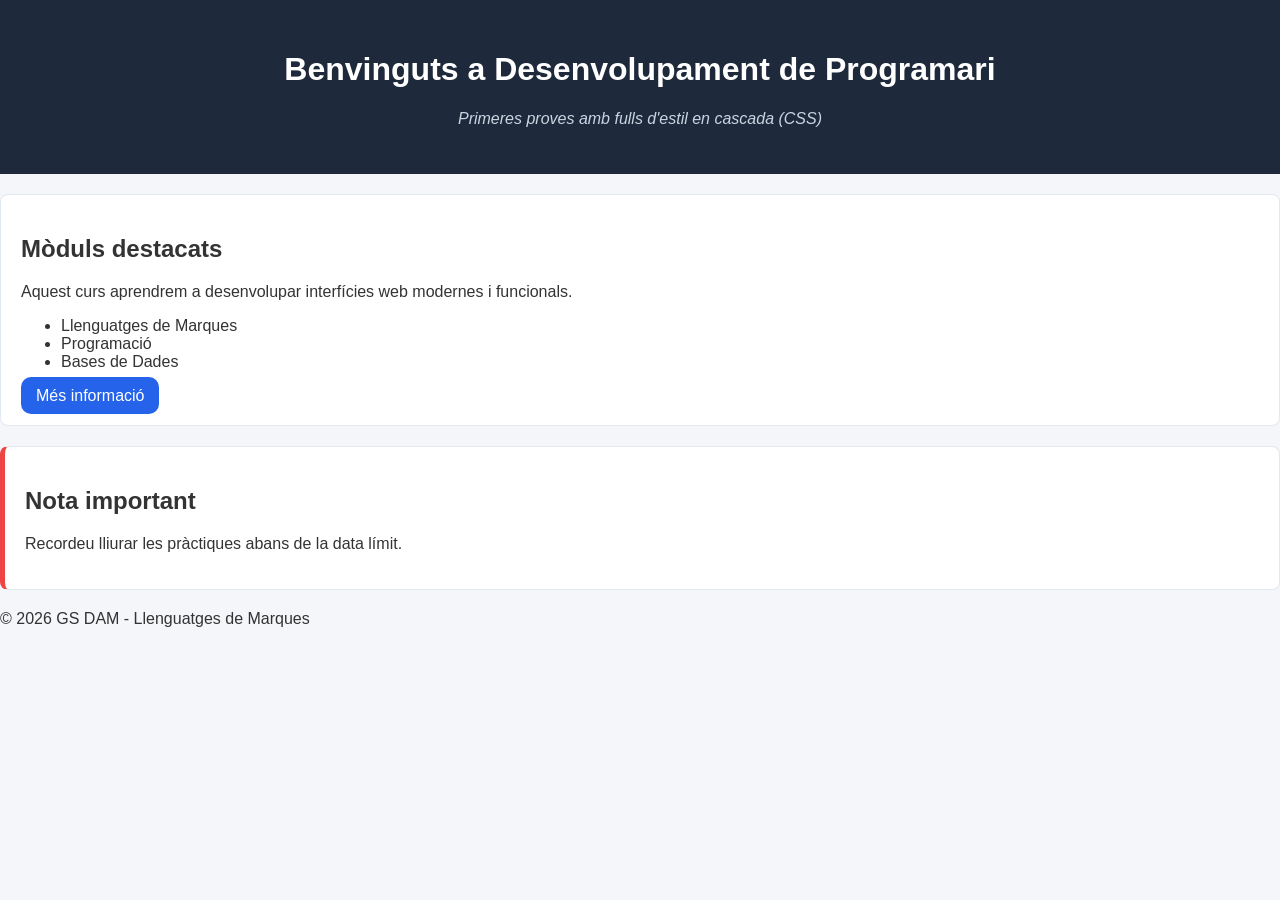
<file: Lenguaje de Marcas/T2-4-CSS/index.html>
<!DOCTYPE html>
<html lang="ca">
<head>
    <meta charset="UTF-8">
    <meta name="author" content="Nom de l'Alumne">
    <meta name="viewport" content="width=device-width, initial-scale=1.0">
    <link rel="stylesheet" href="style.css">
    <title>Primera Pàgina amb CSS</title>
</head>
<body>

    <header id="main-header">
        <h1>Benvinguts a Desenvolupament de Programari</h1>
        <p class="subtitol">Primeres proves amb fulls d'estil en cascada (CSS)</p>
    </header>

    <main class="container">
        <section class="card">
            <h2>Mòduls destacats</h2>
            <p>Aquest curs aprendrem a desenvolupar interfícies web modernes i funcionals.</p>
            <ul>
                <li class="destacat">Llenguatges de Marques</li>
                <li>Programació</li>
                <li>Bases de Dades</li>
            </ul>
            <a href="#" class="btn">Més informació</a>
        </section>

        <section class="card alert-box">
            <h2>Nota important</h2>
            <p>Recordeu lliurar les pràctiques abans de la data límit.</p>
        </section>
    </main>

    <footer>
        <p>&copy; 2026 GS DAM - Llenguatges de Marques</p>
    </footer>

</body>
</html>
</file>
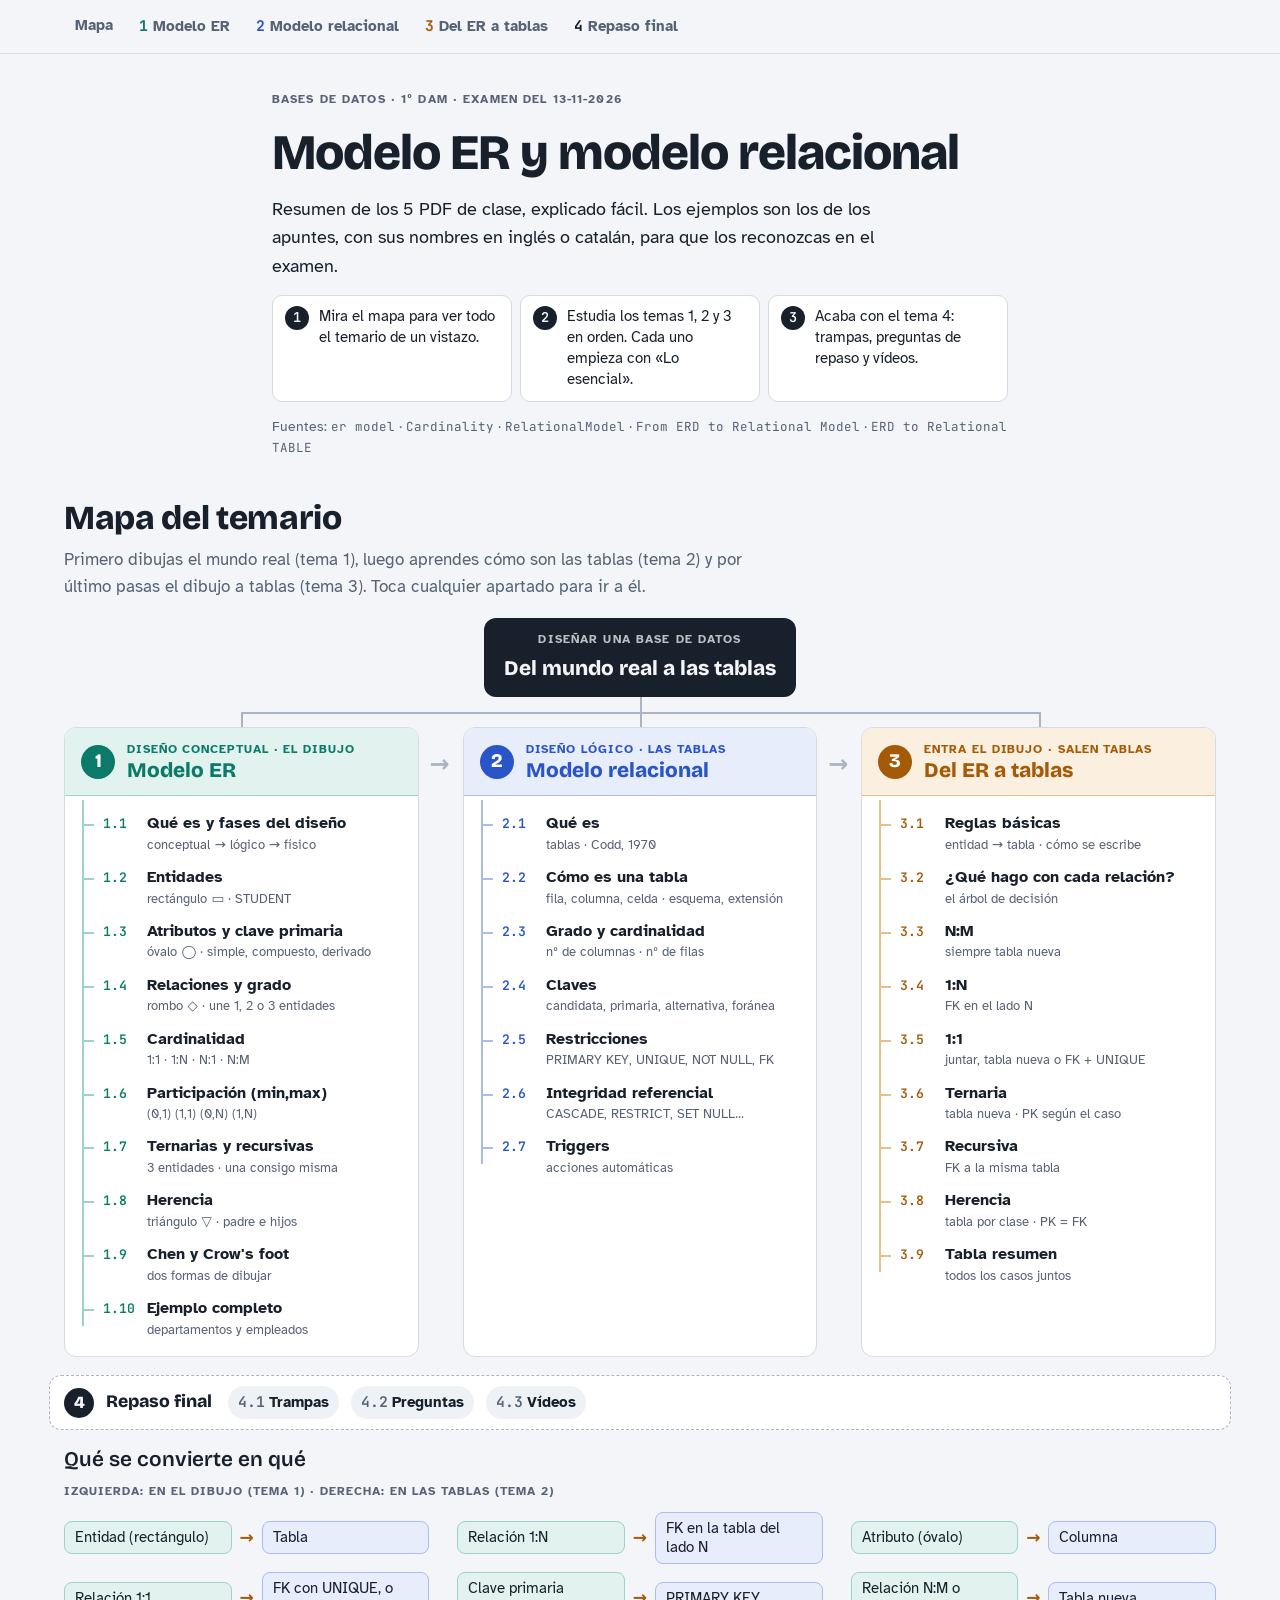
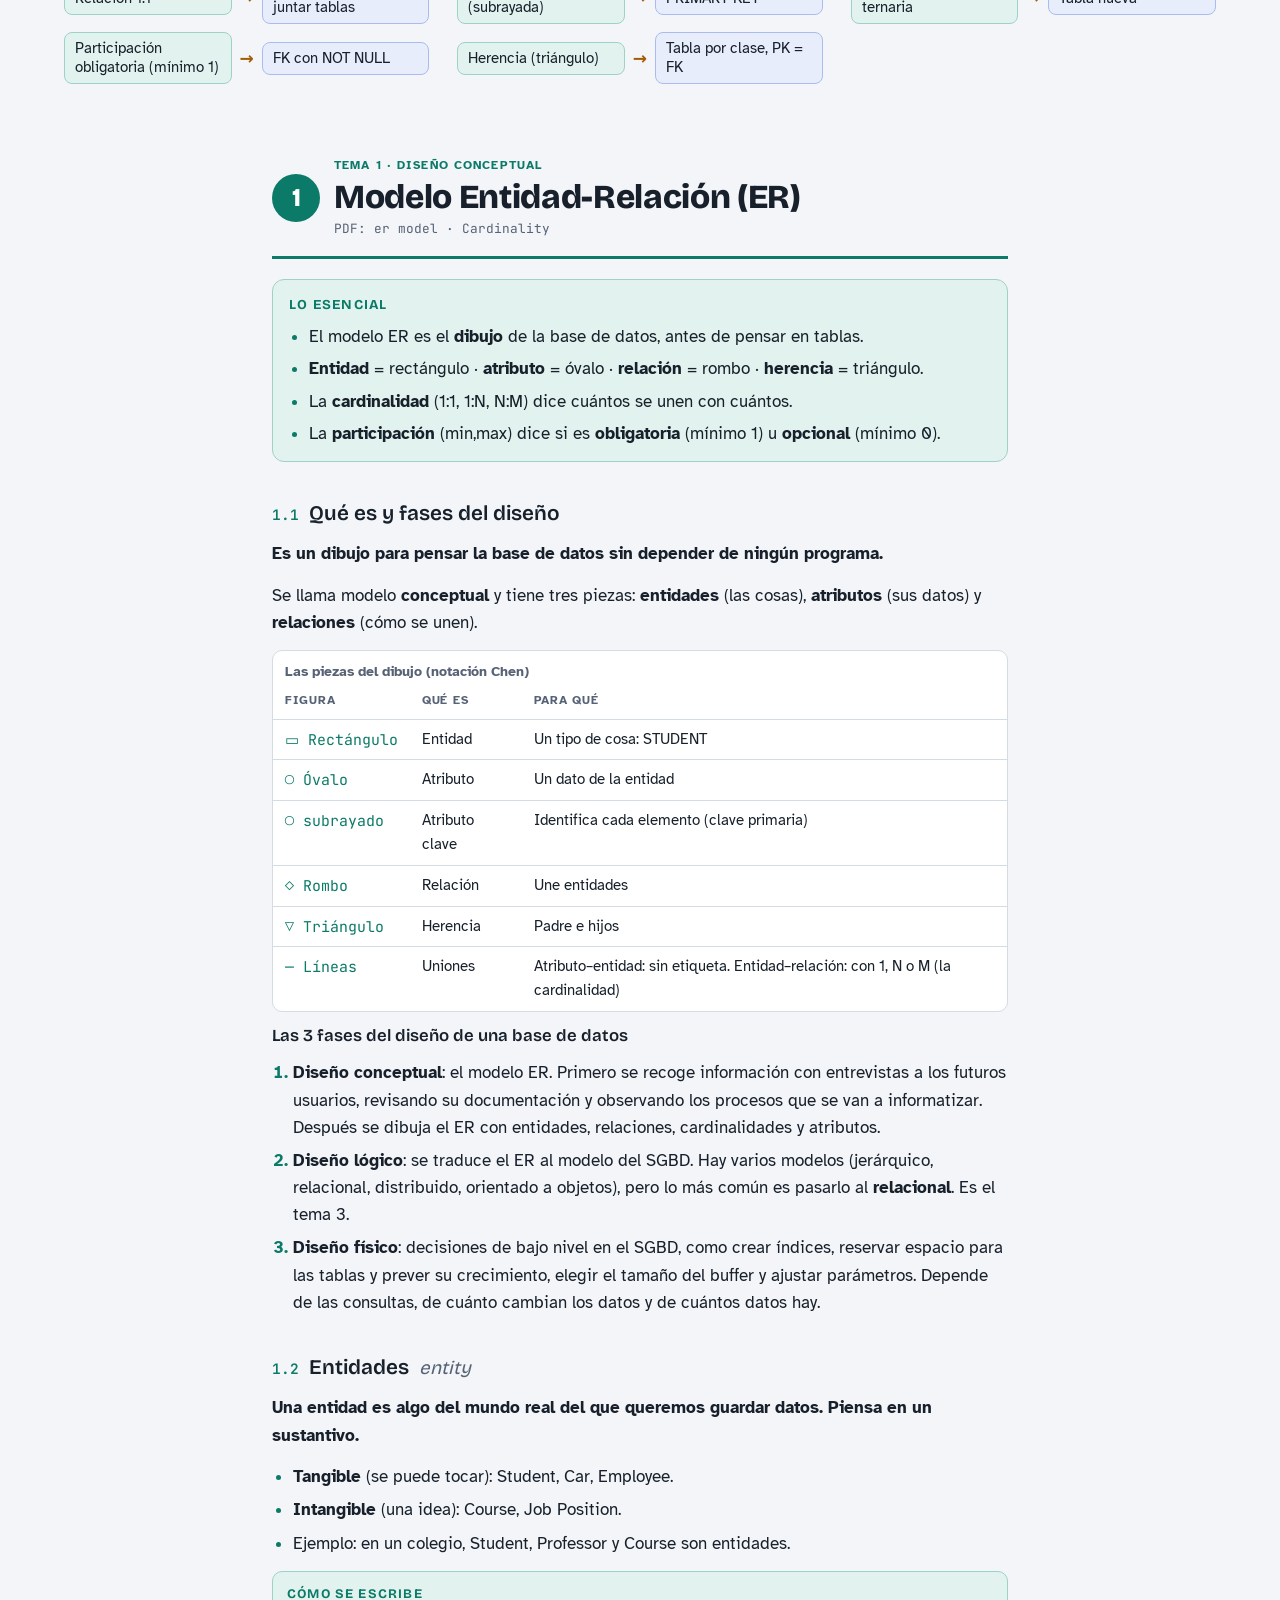
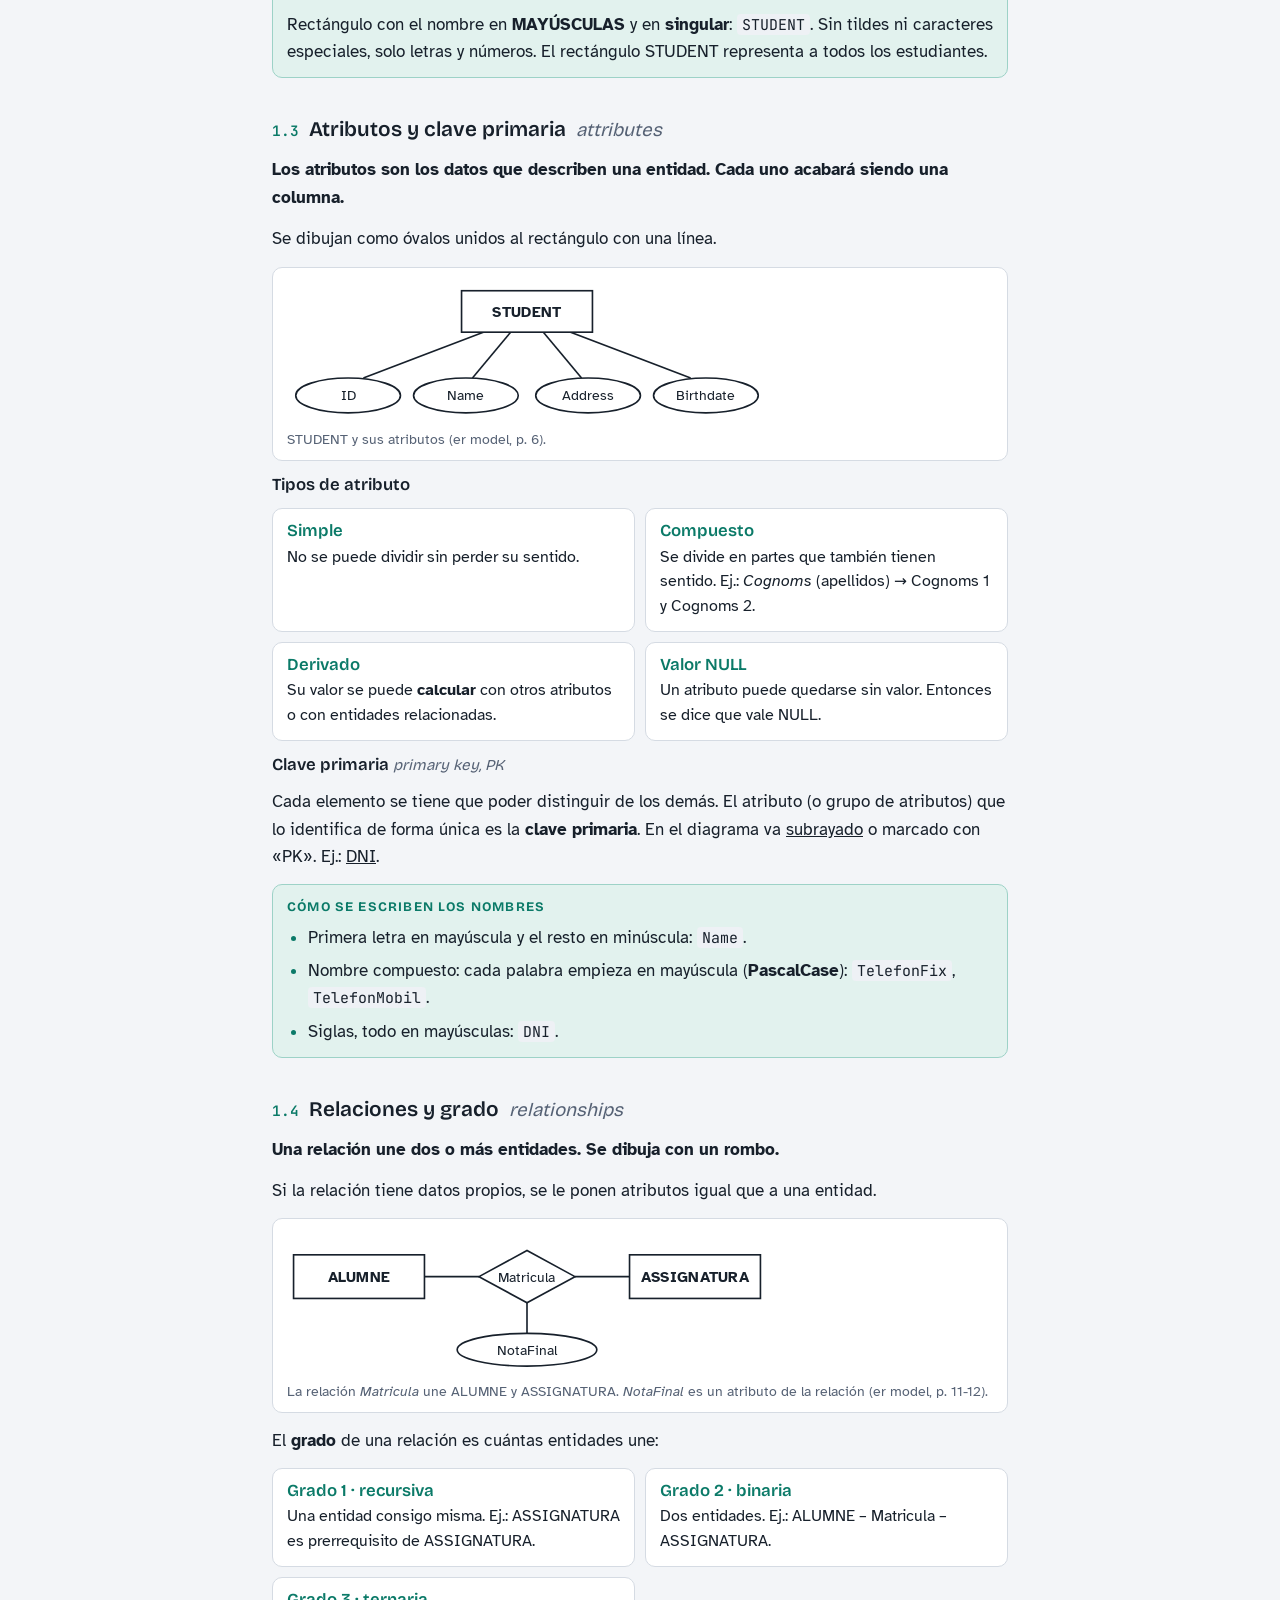
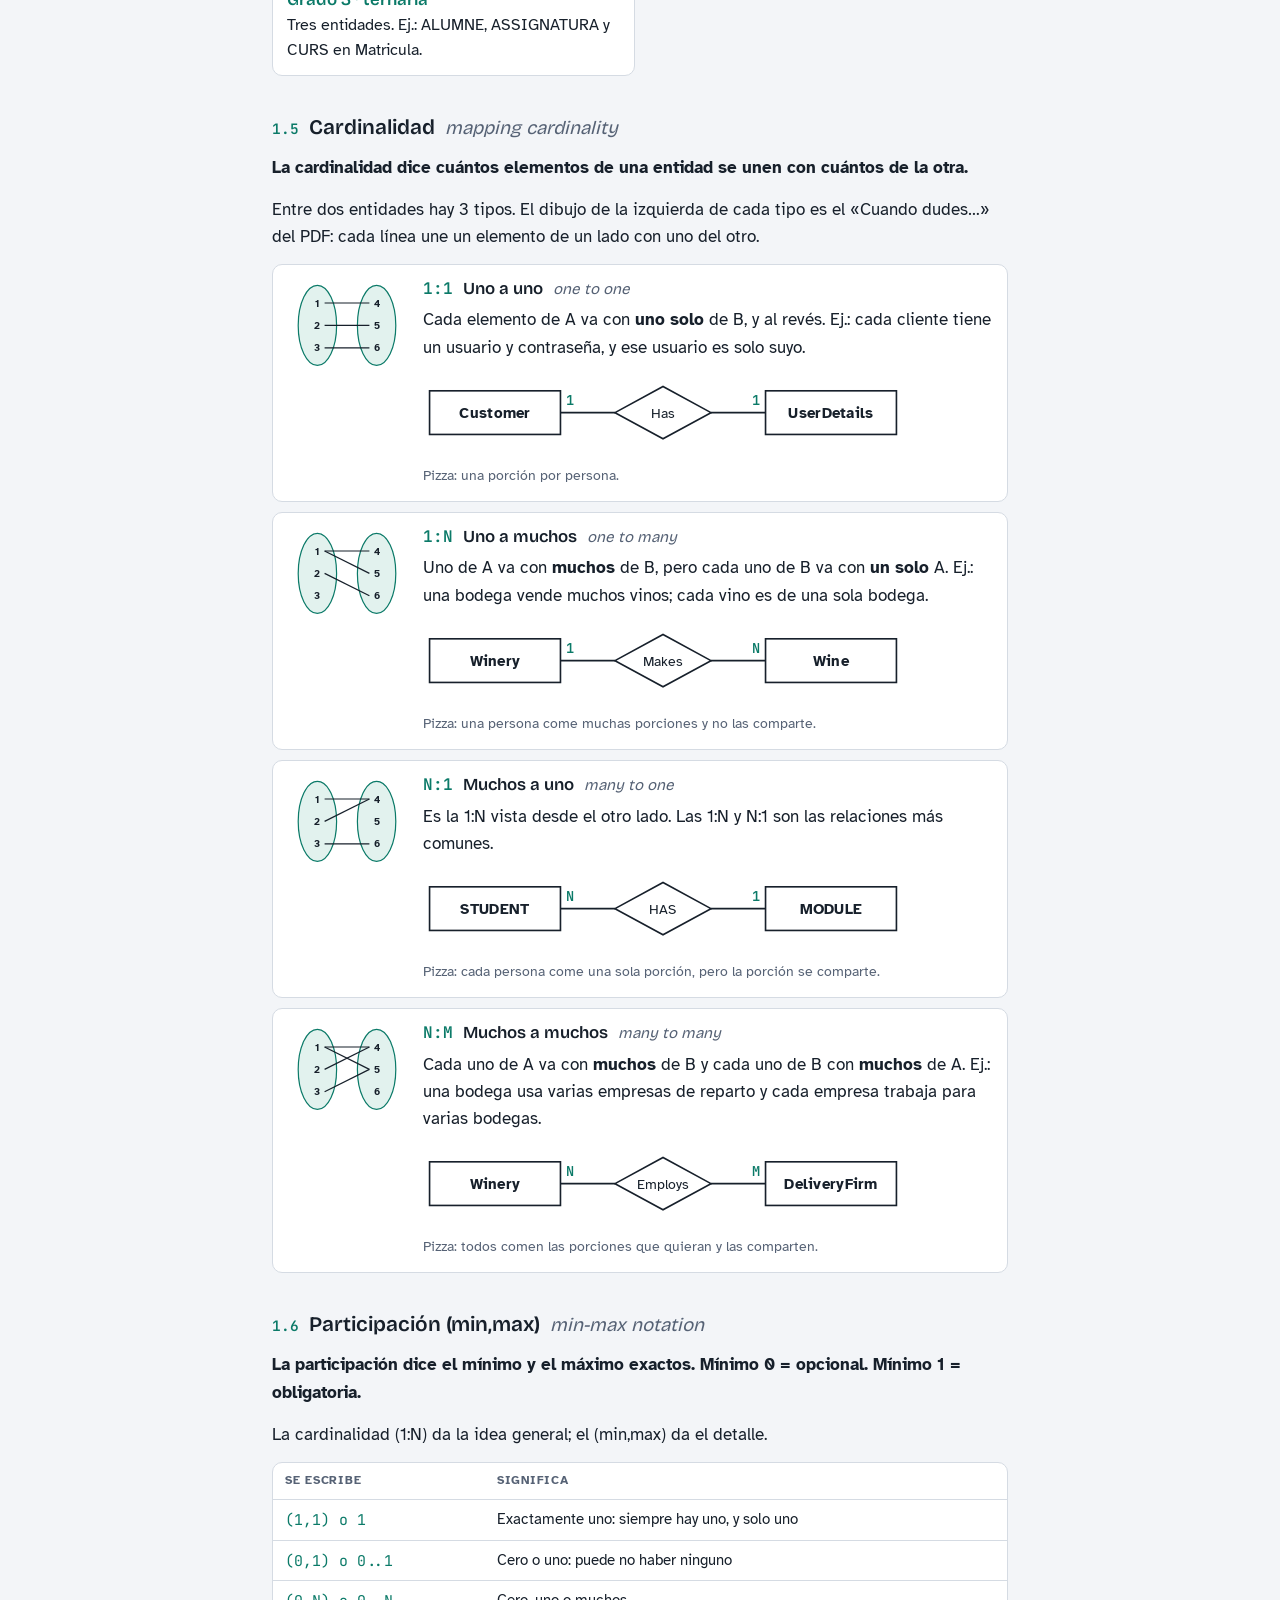
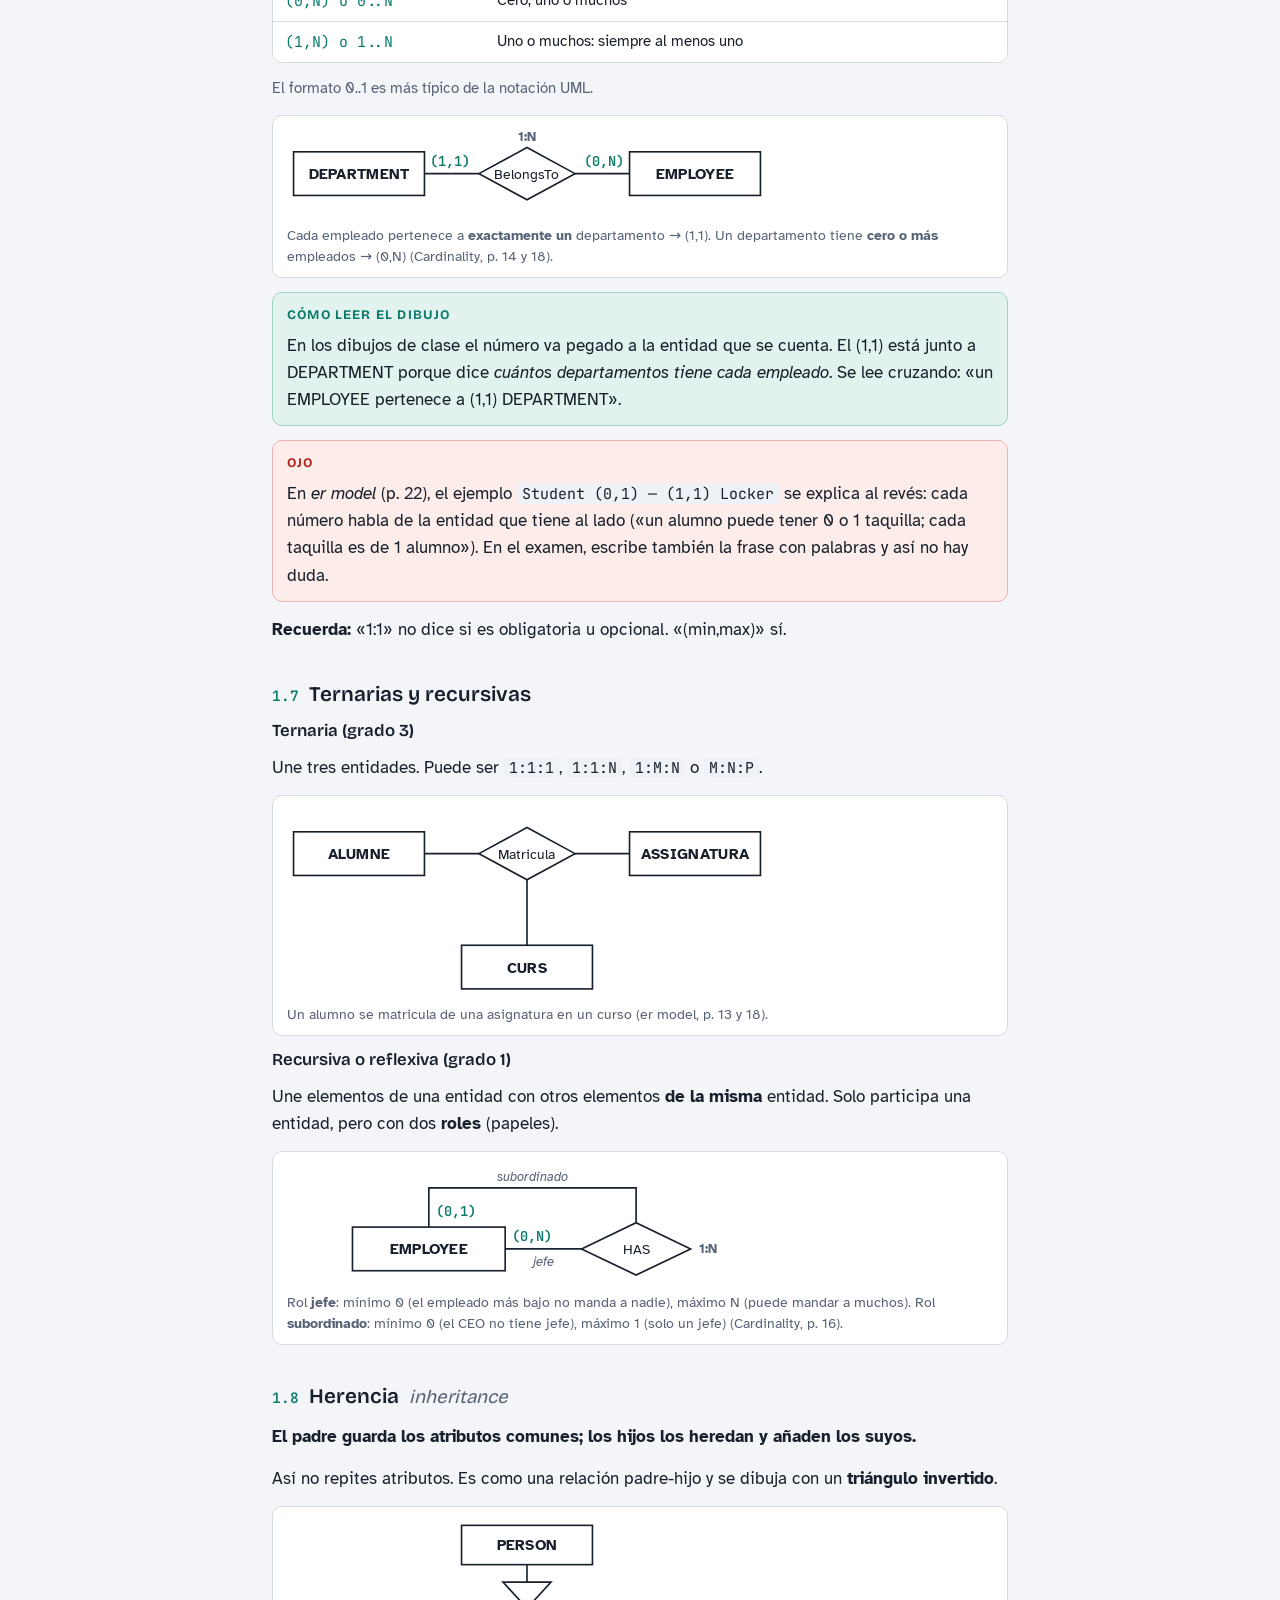
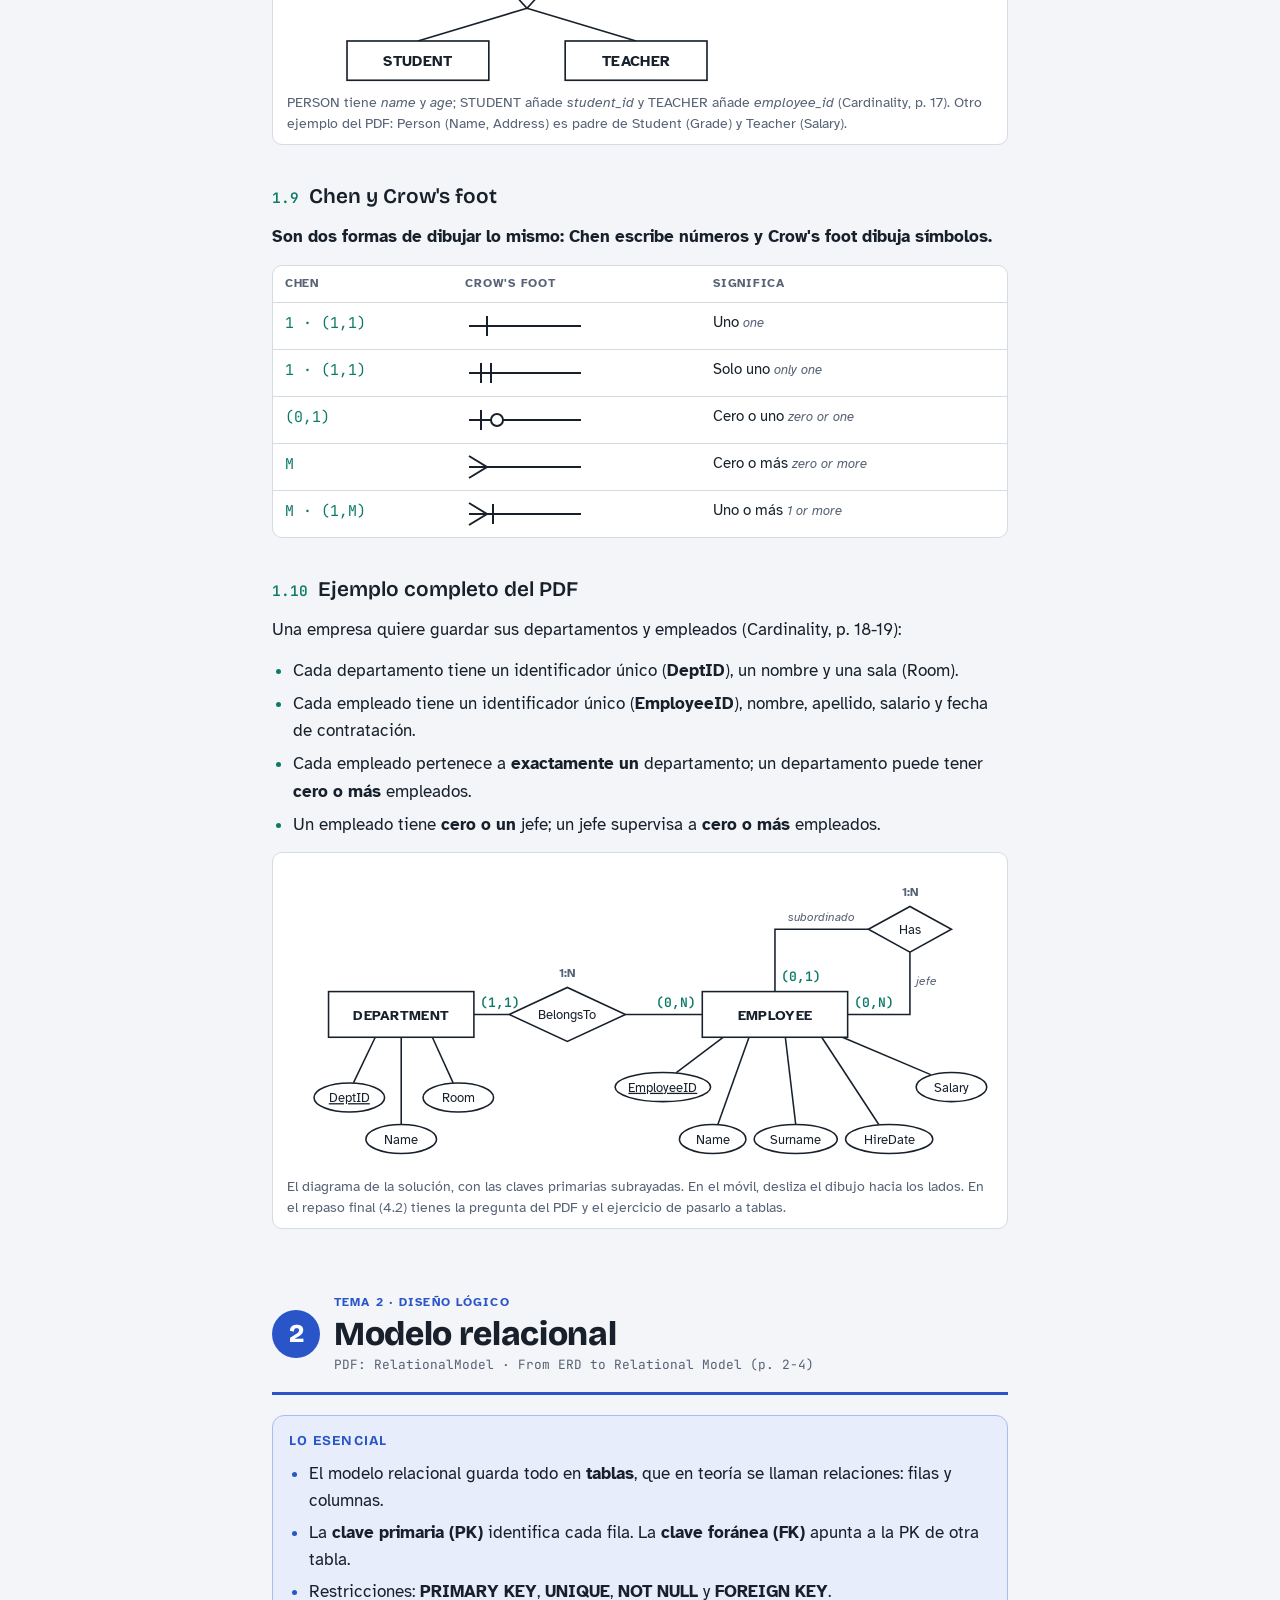
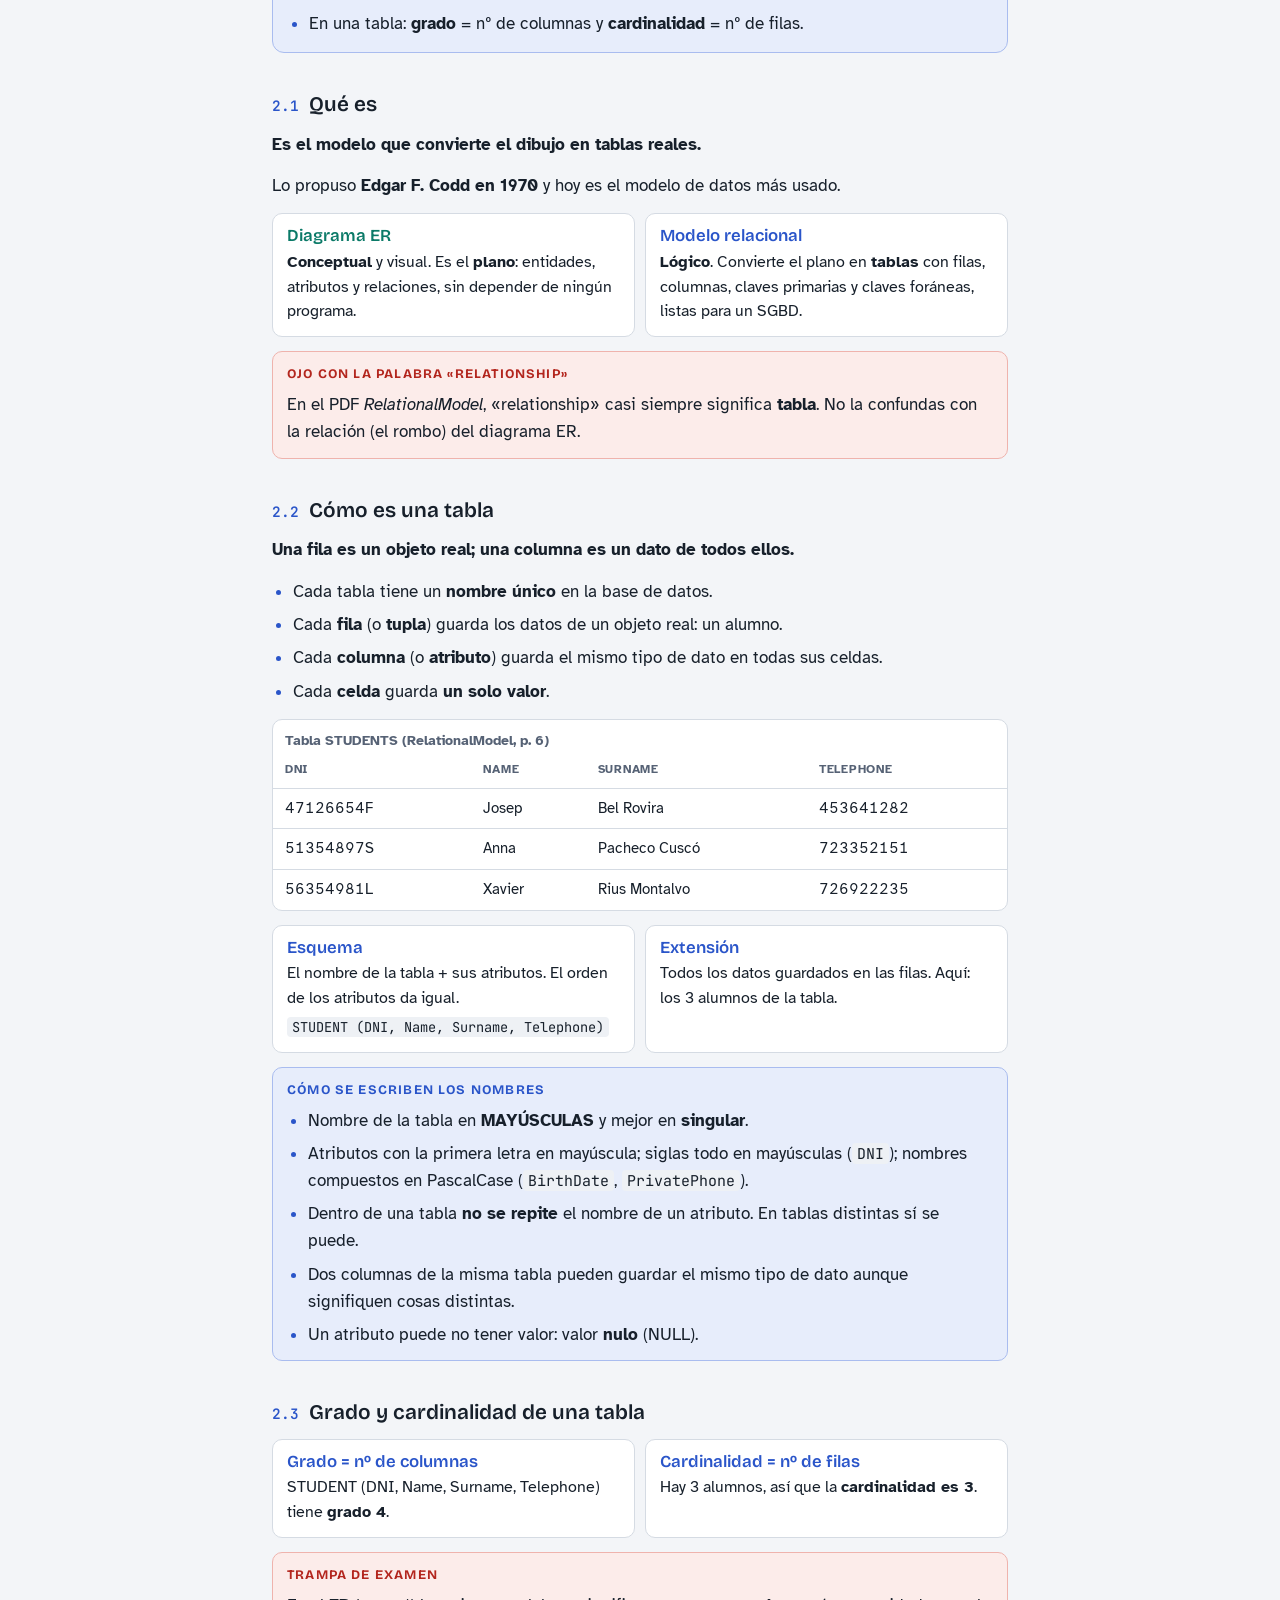
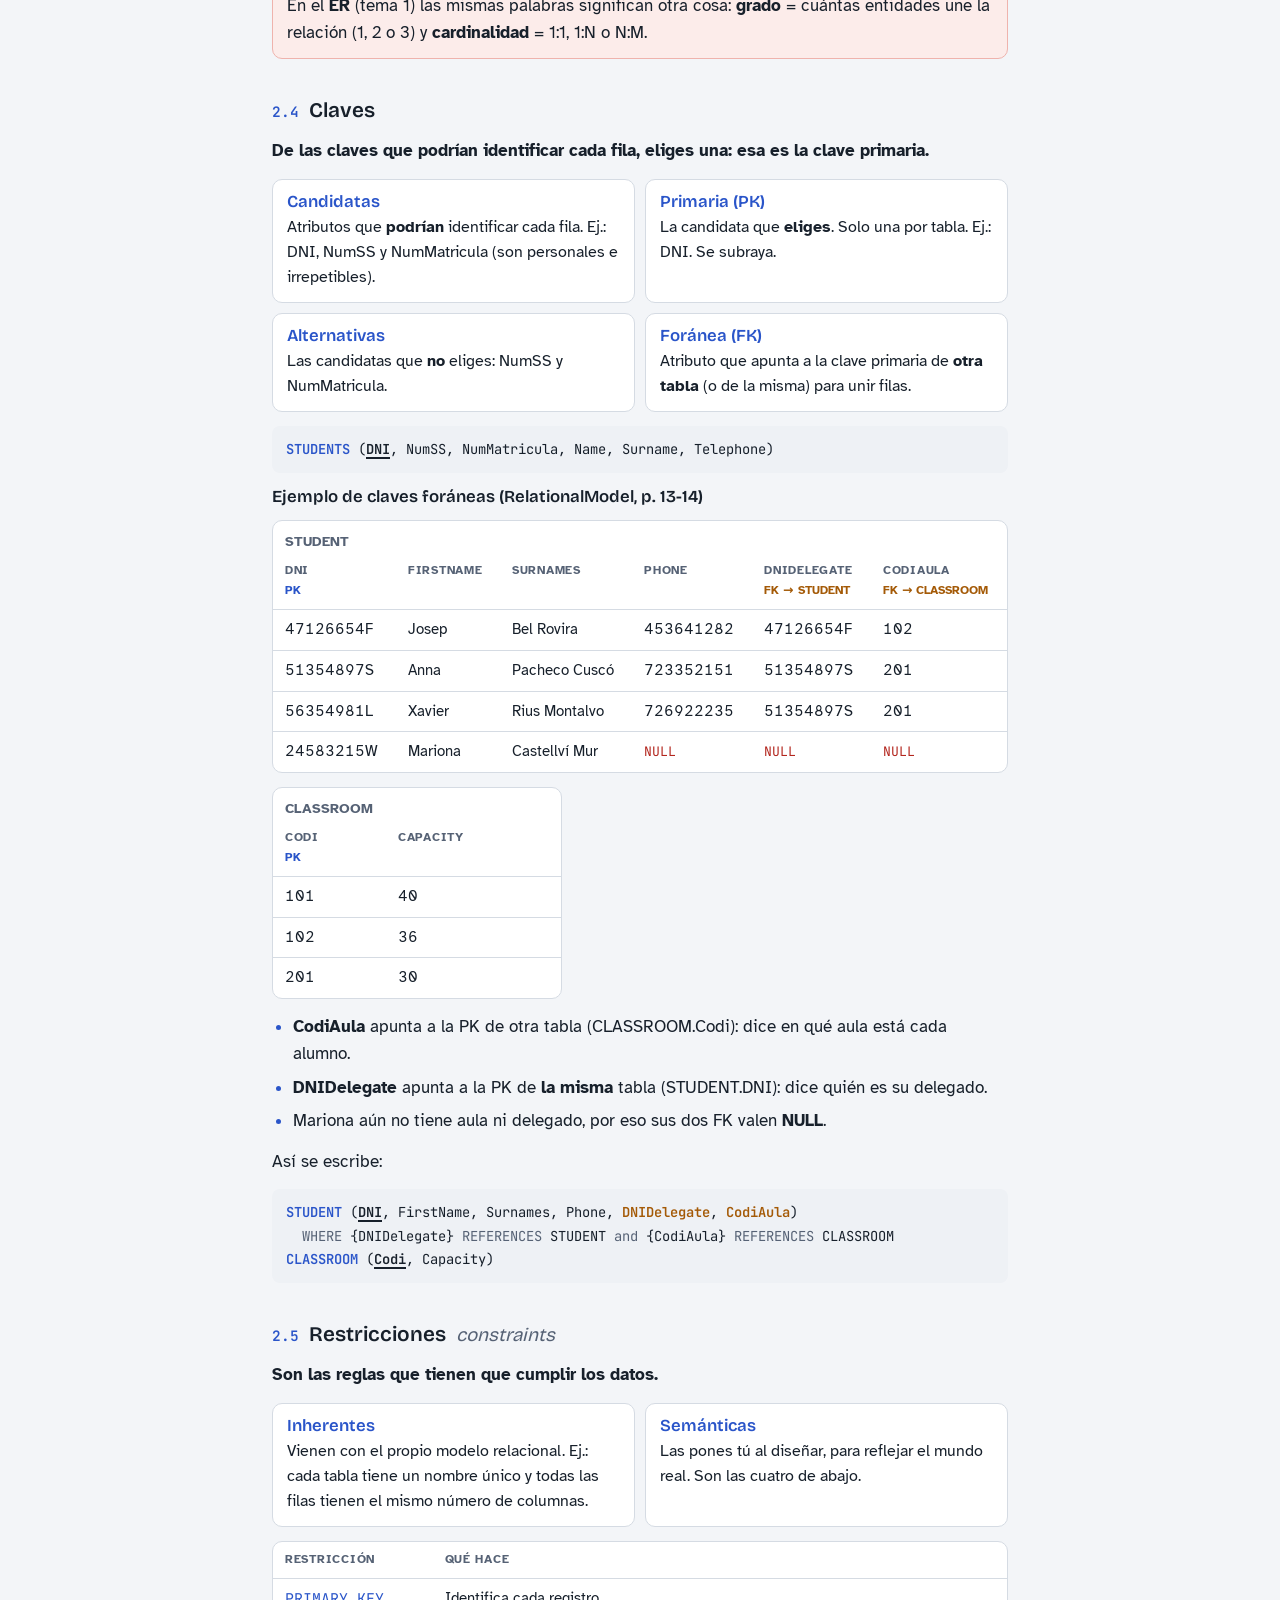
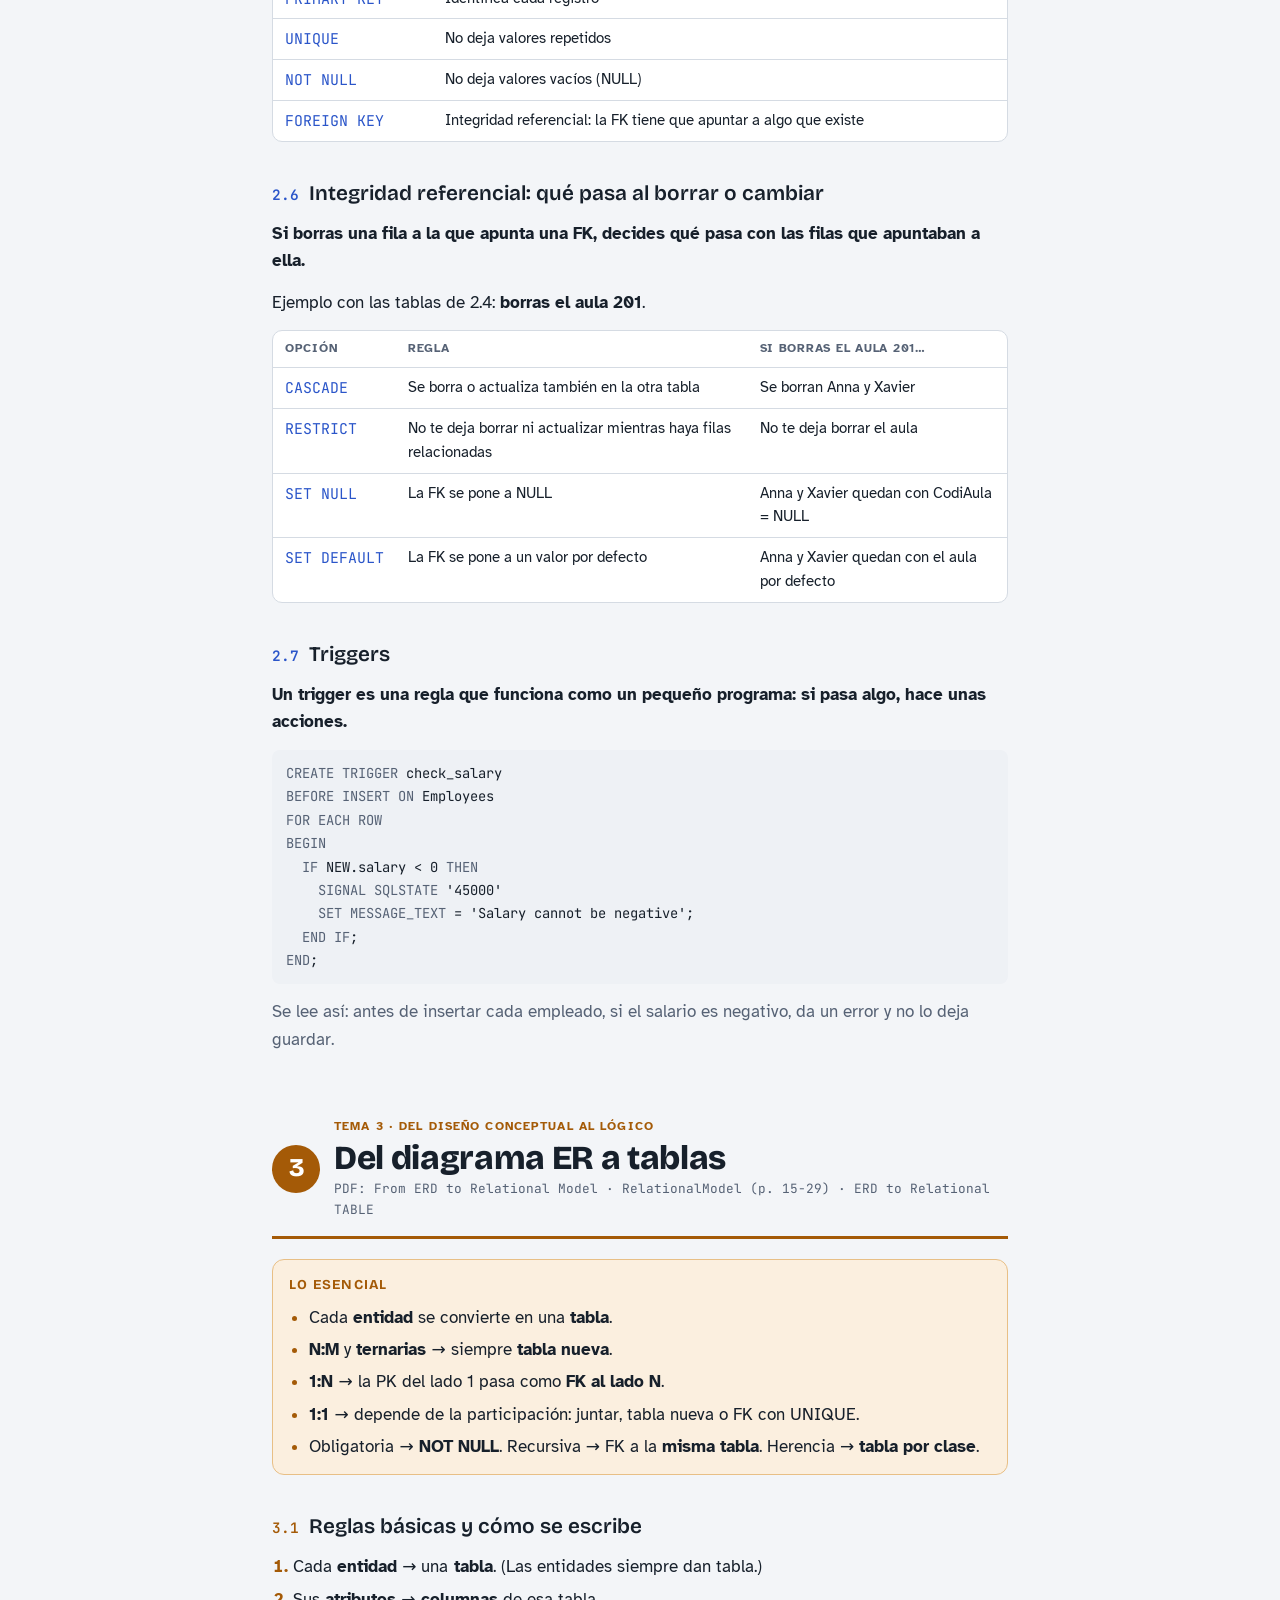
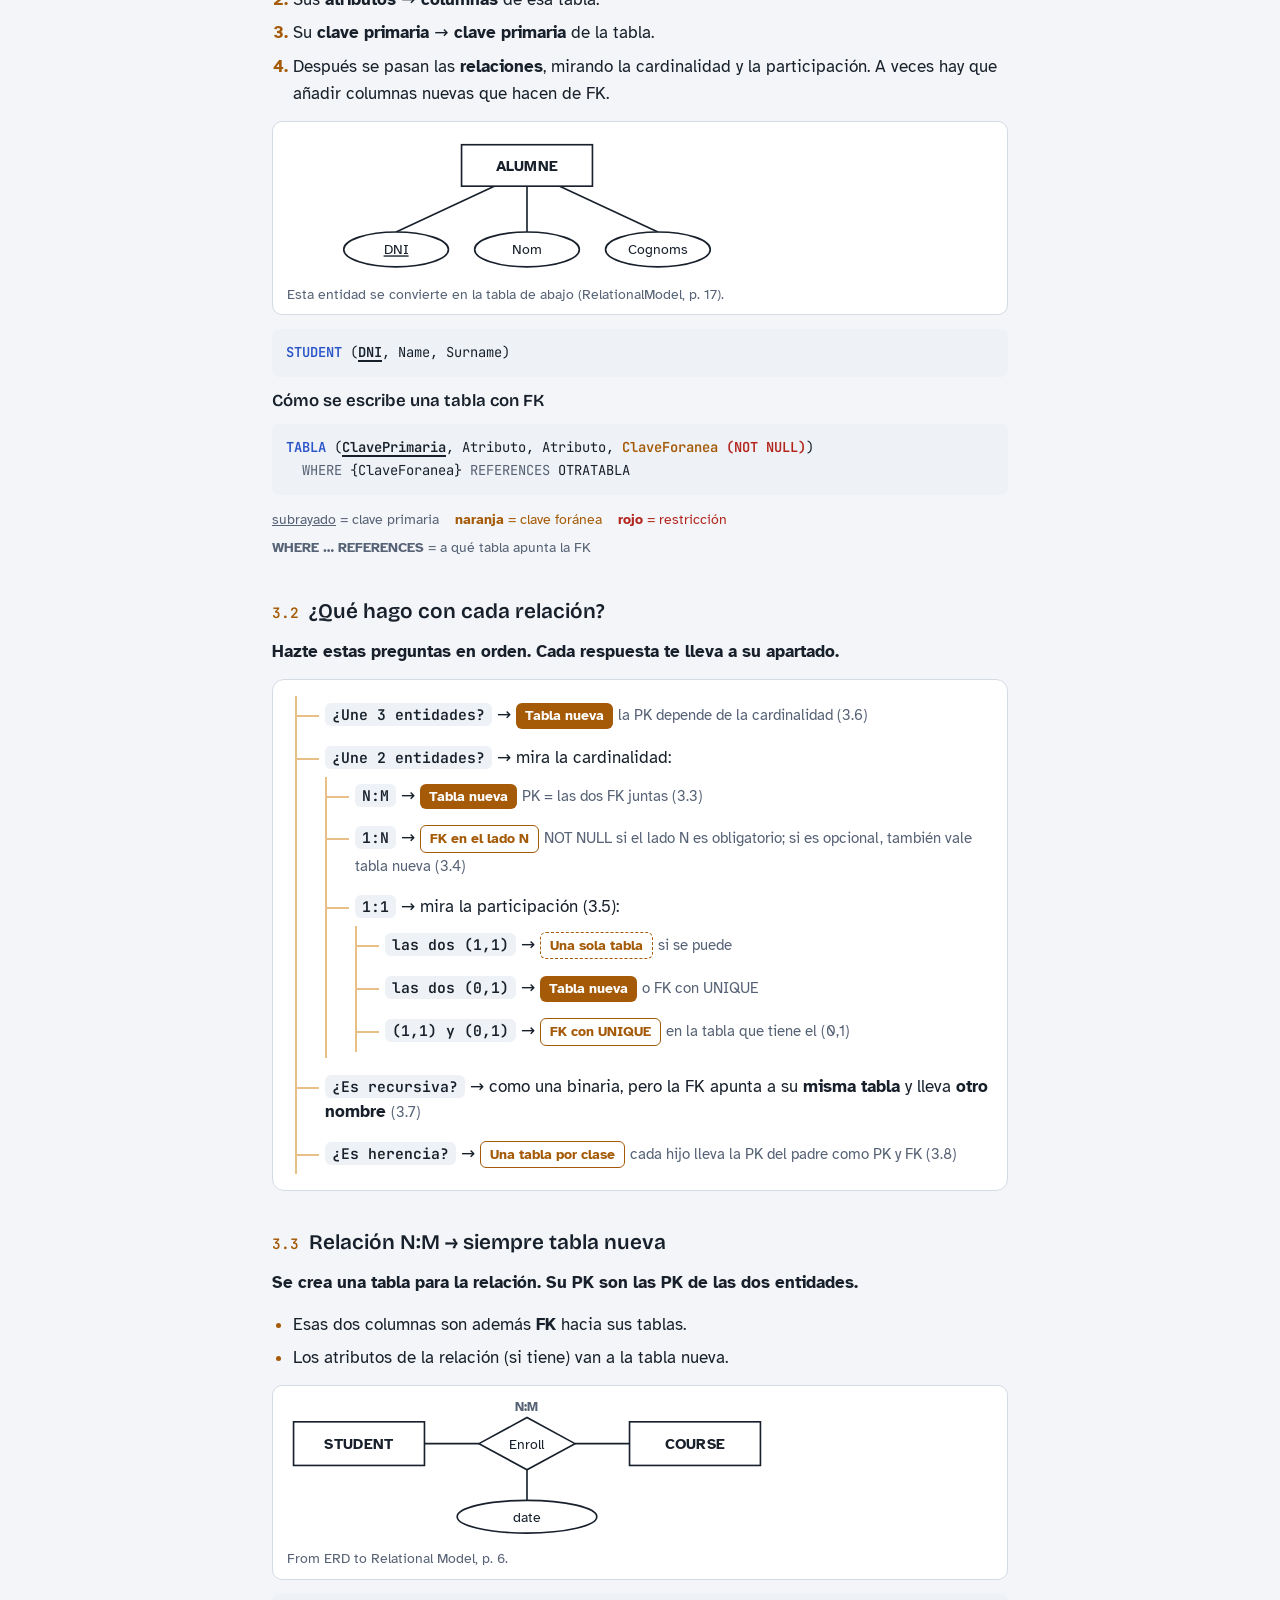
<file: Bases de Datos/Examen 13-11-2026/Repaso Bases de Datos - examen 13-11-2026.html>
<!doctype html>
<html lang="es">
<head>
<meta charset="utf-8">
<meta name="viewport" content="width=device-width, initial-scale=1, viewport-fit=cover">
<title>Repaso ER y relacional</title>
<meta name="claude:viewport-fit-sides" content="cover">
<link rel="preconnect" href="https://fonts.googleapis.com">
<link rel="preconnect" href="https://fonts.gstatic.com" crossorigin>
<link rel="stylesheet" href="https://fonts.googleapis.com/css2?family=Atkinson+Hyperlegible:ital,wght@0,400;0,700;1,400&family=Bricolage+Grotesque:opsz,wght@12..96,600;12..96,800&family=JetBrains+Mono:wght@400;600&display=swap">
<style>
/* Layout: columna de lectura de 46rem; el mapa se abre a 72rem con 3 ramas numeradas (tema 1 → 2 → 3) y una barra para el tema 4; en móvil todo va en una columna */
:root{
  --bg:#f3f5f8; --surface:#ffffff; --ink:#17202b; --muted:#566275; --line:#d5dbe3; --line-strong:#aab4c2;
  --er:#0b7a68; --er-soft:#e2f2ee; --er-line:#9dd2c7;
  --map:#a45a07; --map-soft:#fbefdf; --map-line:#e8bf86; --on-map:#ffffff;
  --rel:#2a55c9; --rel-soft:#e7edfb; --rel-line:#a9bcef;
  --warn:#b3261e; --warn-soft:#fcecea; --warn-line:#efb3ad;
  --code:#eef1f5;
  --f-display:"Bricolage Grotesque","Segoe UI",system-ui,sans-serif;
  --f-body:"Atkinson Hyperlegible","Segoe UI",system-ui,-apple-system,sans-serif;
  --f-mono:"JetBrains Mono",ui-monospace,Consolas,monospace;
}
@media (prefers-color-scheme: dark){
  :root:not([data-theme="light"]){
    --bg:#0e1319; --surface:#161d26; --ink:#e4e9f0; --muted:#9aa6b6; --line:#28323f; --line-strong:#465365;
    --er:#4cc9b2; --er-soft:#113029; --er-line:#2b6b5f;
    --map:#f2aa52; --map-soft:#33240e; --map-line:#7a5420; --on-map:#1b1206;
    --rel:#8ba5ff; --rel-soft:#18233f; --rel-line:#3a4f8f;
    --warn:#ff8f82; --warn-soft:#3a1613; --warn-line:#7d3029;
    --code:#1c242f;
    color-scheme:dark;
  }
}
:root[data-theme="dark"]{
  --bg:#0e1319; --surface:#161d26; --ink:#e4e9f0; --muted:#9aa6b6; --line:#28323f; --line-strong:#465365;
  --er:#4cc9b2; --er-soft:#113029; --er-line:#2b6b5f;
  --map:#f2aa52; --map-soft:#33240e; --map-line:#7a5420; --on-map:#1b1206;
  --rel:#8ba5ff; --rel-soft:#18233f; --rel-line:#3a4f8f;
  --warn:#ff8f82; --warn-soft:#3a1613; --warn-line:#7d3029;
  --code:#1c242f;
  color-scheme:dark;
}
@media (prefers-reduced-motion: no-preference){ html{ scroll-behavior:smooth } }

body{
  background:var(--bg); color:var(--ink); margin:0;
  font-family:var(--f-body); font-size:1.0625rem; line-height:1.6;
  padding-left:max(16px, env(safe-area-inset-left, 0px));
  padding-right:max(16px, env(safe-area-inset-right, 0px));
  padding-block:0 48px;
}
body::before{ content:""; position:fixed; inset:0 0 auto; height:env(safe-area-inset-top, 0px); z-index:10; background:var(--bg); }
[id]{ scroll-margin-top:calc(64px + env(safe-area-inset-top, 0px)); }
a{ color:inherit; }
a:focus-visible, summary:focus-visible{ outline:3px solid var(--rel); outline-offset:2px; border-radius:6px; }

h1,h2,h3,h4{ font-family:var(--f-display); line-height:1.15; text-wrap:balance; margin:0; }
h1{ font-size:clamp(2rem, 1.4rem + 3vw, 3.1rem); font-weight:800; letter-spacing:-.02em; }
h2{ font-size:clamp(1.6rem, 1.3rem + 1.3vw, 2.1rem); font-weight:800; letter-spacing:-.01em; }
h3{ font-size:1.3rem; font-weight:600; }
h4{ font-size:1.05rem; font-weight:600; }
p{ margin:0; }
ul,ol{ margin:0; }
code{ font-family:var(--f-mono); font-size:.88em; background:var(--code); padding:1px 5px; border-radius:4px; }
.eyebrow{ font-size:.78rem; text-transform:uppercase; letter-spacing:.09em; font-weight:700; color:var(--muted); }
.en{ font-style:italic; color:var(--muted); font-size:.9em; font-weight:400; }
.muted{ color:var(--muted); }
.small{ font-size:.92rem; }

.wrap{ max-width:46rem; margin-inline:auto; }
.wide{ max-width:72rem; margin-inline:auto; }

/* ---------- menú ---------- */
.topnav{ position:sticky; top:env(safe-area-inset-top, 0px); z-index:5; background:var(--bg); border-bottom:1px solid var(--line);
  margin-left:calc(-1 * max(16px, env(safe-area-inset-left, 0px))); margin-right:calc(-1 * max(16px, env(safe-area-inset-right, 0px)));
  padding-left:max(16px, env(safe-area-inset-left, 0px)); padding-right:max(16px, env(safe-area-inset-right, 0px)); }
.topnav-in{ max-width:72rem; margin-inline:auto; display:flex; gap:4px; overflow-x:auto; padding-block:8px; scrollbar-width:none; }
.topnav-in::-webkit-scrollbar{ display:none; }
.topnav a{ flex:none; text-decoration:none; font-size:.92rem; font-weight:700; padding:6px 11px; border-radius:999px; color:var(--muted); }
.topnav a:hover{ background:var(--surface); color:var(--ink); }
.topnav a b{ font-family:var(--f-mono); margin-right:5px; }
.nv-er b{ color:var(--er); } .nv-rl b{ color:var(--rel); } .nv-mp b{ color:var(--map); } .nv-fn b{ color:var(--ink); }

/* ---------- cabecera ---------- */
.hero{ padding-block:36px 8px; display:flex; flex-direction:column; gap:14px; }
.hero .lead{ font-size:1.12rem; max-width:40rem; }
.howto{ display:grid; grid-template-columns:repeat(auto-fit, minmax(min(100%, 13rem), 1fr)); gap:8px; padding:0; margin:0; list-style:none; counter-reset:paso; }
.howto li{ counter-increment:paso; background:var(--surface); border:1px solid var(--line); border-radius:10px; padding:10px 12px; display:flex; gap:10px; font-size:.95rem; line-height:1.4; }
.howto li::before{ content:counter(paso); flex:none; width:24px; height:24px; border-radius:50%; background:var(--ink); color:var(--bg); display:grid; place-items:center; font-family:var(--f-mono); font-size:.85rem; font-weight:600; }
.sources{ font-size:.85rem; color:var(--muted); }
.sources b{ font-family:var(--f-mono); font-weight:400; font-size:.92em; }

/* ---------- mapa mental ---------- */
.map-sec{ padding-block:32px 8px; display:flex; flex-direction:column; gap:18px; }
.map-sec > .intro{ display:flex; flex-direction:column; gap:8px; }
.map{ --gap:44px; display:flex; flex-direction:column; align-items:center; }
.map-root{ background:var(--ink); color:var(--bg); border-radius:12px; padding:12px 20px; text-align:center; display:flex; flex-direction:column; gap:2px; max-width:100%; }
.map-root .eyebrow{ color:inherit; opacity:.75; }
.map-root strong{ font-family:var(--f-display); font-size:1.3rem; font-weight:800; }
.map-branches{ position:relative; width:100%; display:grid; grid-template-columns:repeat(3, minmax(0,1fr)); gap:var(--gap); padding-top:30px; }
.map-branches::after{ content:""; position:absolute; top:0; left:50%; height:15px; border-left:2px solid var(--line-strong); }
.map-branches::before{ content:""; position:absolute; top:15px; left:calc((100% - 2 * var(--gap)) / 6); right:calc((100% - 2 * var(--gap)) / 6); border-top:2px solid var(--line-strong); }
.branch{ position:relative; background:var(--surface); border:1px solid var(--line); border-radius:12px; display:flex; flex-direction:column; min-width:0; }
.branch::before{ content:""; position:absolute; top:-16px; left:50%; height:15px; border-left:2px solid var(--line-strong); }
.branch:not(:last-child)::after{ content:"→"; position:absolute; top:24px; right:calc(-1 * var(--gap)); width:var(--gap); text-align:center; font-size:1.5rem; font-weight:800; color:var(--line-strong); line-height:1; }
.er{ --c:var(--er); --c-soft:var(--er-soft); --c-line:var(--er-line); }
.rl{ --c:var(--rel); --c-soft:var(--rel-soft); --c-line:var(--rel-line); }
.mp{ --c:var(--map); --c-soft:var(--map-soft); --c-line:var(--map-line); }
.fn{ --c:var(--ink); --c-soft:var(--surface); --c-line:var(--line-strong); }
.branch-head{ display:flex; gap:12px; align-items:center; padding:12px 16px; background:var(--c-soft); border-bottom:1px solid var(--c-line); border-radius:12px 12px 0 0; text-decoration:none; color:var(--c); }
.branch-head .bn{ flex:none; width:34px; height:34px; border-radius:50%; background:var(--c); color:var(--surface); display:grid; place-items:center; font-family:var(--f-display); font-weight:800; font-size:1.2rem; }
.branch-head .bt{ display:flex; flex-direction:column; min-width:0; }
.branch-head .k{ font-size:.72rem; text-transform:uppercase; letter-spacing:.08em; font-weight:700; }
.branch-head .t{ font-family:var(--f-display); font-size:1.3rem; font-weight:800; line-height:1.15; }
.leaves{ list-style:none; position:relative; padding:10px 12px 12px 30px; display:flex; flex-direction:column; gap:1px; }
.leaves::before{ content:""; position:absolute; left:17px; top:4px; bottom:30px; border-left:2px solid var(--c-line); }
.leaves li{ position:relative; }
.leaves li::before{ content:""; position:absolute; left:-13px; top:18px; width:12px; border-top:2px solid var(--c-line); }
.leaves a{ display:grid; grid-template-columns:2.4rem minmax(0,1fr); gap:6px; padding:5px 8px; border-radius:8px; text-decoration:none; }
.leaves a:hover{ background:var(--c-soft); }
.leaves .ln-n{ font-family:var(--f-mono); font-size:.82rem; font-weight:600; color:var(--c); padding-top:2px; }
.leaves .ln-t{ display:flex; flex-direction:column; min-width:0; }
.leaves b{ font-size:.97rem; }
.leaves small{ font-size:.84rem; color:var(--muted); line-height:1.35; }
.map-final{ margin-top:18px; width:100%; display:flex; flex-wrap:wrap; align-items:center; gap:8px 12px; background:var(--surface); border:1.5px dashed var(--line-strong); border-radius:12px; padding:10px 14px; }
.map-final .bn{ flex:none; width:30px; height:30px; border-radius:50%; background:var(--ink); color:var(--bg); display:grid; place-items:center; font-family:var(--f-display); font-weight:800; }
.map-final .t{ font-family:var(--f-display); font-weight:800; font-size:1.1rem; margin-right:4px; }
.map-final a{ text-decoration:none; font-weight:700; font-size:.92rem; padding:4px 10px; border-radius:999px; background:var(--code); }
.map-final a span{ font-family:var(--f-mono); color:var(--muted); margin-right:4px; font-weight:600; }

.conn{ display:flex; flex-direction:column; gap:10px; }
.conn-head{ font-size:.78rem; text-transform:uppercase; letter-spacing:.08em; font-weight:700; color:var(--muted); }
.conn-grid{ display:grid; grid-template-columns:repeat(auto-fit, minmax(min(100%, 22rem), 1fr)); gap:8px 28px; }
.conn-row{ display:grid; grid-template-columns:minmax(0,1fr) auto minmax(0,1fr); align-items:center; gap:8px; }
.pill{ padding:6px 10px; border-radius:8px; font-size:.92rem; line-height:1.3; border:1px solid; }
.pill.er{ background:var(--er-soft); border-color:var(--er-line); }
.pill.rl{ background:var(--rel-soft); border-color:var(--rel-line); }
.conn .arrow{ color:var(--map); font-weight:800; }

@media (max-width: 860px){
  .map-branches{ grid-template-columns:minmax(0,1fr); gap:44px; padding-top:20px; }
  .map-branches::before{ display:none; }
  .map-branches::after{ height:20px; }
  .branch::before{ display:none; }
  .branch:not(:last-child)::after{ content:"↓"; top:auto; bottom:-38px; right:0; left:0; width:auto; }
}

/* ---------- temas ---------- */
.topic{ padding-block:64px 0; }
.topic-head{ display:flex; gap:14px; align-items:center; padding-bottom:16px; border-bottom:3px solid var(--c); }
.topic-head .bn{ flex:none; width:48px; height:48px; border-radius:50%; background:var(--c); color:var(--surface); display:grid; place-items:center; font-family:var(--f-display); font-weight:800; font-size:1.6rem; }
.fn .topic-head .bn{ background:var(--ink); color:var(--bg); }
.topic-head > div{ display:flex; flex-direction:column; gap:2px; min-width:0; }
.topic-head .eyebrow{ color:var(--c); }
.src{ font-size:.8rem; color:var(--muted); font-family:var(--f-mono); }
.esencial{ margin-top:20px; background:var(--c-soft); border:1px solid var(--c-line); border-radius:12px; padding:14px 16px; display:flex; flex-direction:column; gap:8px; }
.esencial > strong{ font-family:var(--f-display); font-size:.85rem; text-transform:uppercase; letter-spacing:.09em; color:var(--c); }
.esencial ul{ padding-left:1.2em; display:flex; flex-direction:column; gap:5px; }
.esencial li::marker{ color:var(--c); }
.sub{ padding-top:40px; display:flex; flex-direction:column; gap:14px; }
.sub > *{ min-width:0; }
.sub-head{ display:flex; flex-direction:column; gap:2px; }
.sub-head h3{ display:flex; gap:10px; align-items:baseline; flex-wrap:wrap; }
.sub-head h3 .n{ font-family:var(--f-mono); font-size:.9rem; color:var(--c); font-weight:600; }
.idea{ font-size:1.08rem; font-weight:700; }
ul.clean, ol.clean{ padding-left:1.25em; display:flex; flex-direction:column; gap:6px; }
ul.clean li::marker, ol.clean li::marker{ color:var(--c); font-weight:700; }

.grid2{ display:grid; grid-template-columns:repeat(auto-fit, minmax(min(100%, 15rem), 1fr)); gap:10px; }
.card{ background:var(--surface); border:1px solid var(--line); border-radius:10px; padding:12px 14px; display:flex; flex-direction:column; gap:4px; min-width:0; }
.card h4{ color:var(--c); }
.card p{ font-size:.97rem; }

.tip{ background:var(--c-soft); border:1px solid var(--c-line); border-radius:10px; padding:12px 14px; display:flex; flex-direction:column; gap:6px; }
.tip > strong:first-child, .ojo > strong:first-child{ font-family:var(--f-display); font-size:.82rem; text-transform:uppercase; letter-spacing:.09em; }
.tip > strong:first-child{ color:var(--c); }
.ojo{ background:var(--warn-soft); border:1px solid var(--warn-line); border-radius:10px; padding:12px 14px; display:flex; flex-direction:column; gap:6px; }
.ojo > strong:first-child{ color:var(--warn); }
.ojo ul{ padding-left:1.2em; display:flex; flex-direction:column; gap:4px; }

.fig{ margin:0; background:var(--surface); border:1px solid var(--line); border-radius:10px; padding:14px 14px 10px; display:flex; flex-direction:column; gap:8px; min-width:0; }
.fig figcaption{ font-size:.9rem; color:var(--muted); line-height:1.45; }
.fig-scroll{ overflow-x:auto; }
.fig-scroll svg{ min-width:600px; }

svg.chen{ display:block; width:100%; max-width:30rem; height:auto; color:var(--ink); font-family:var(--f-body); }
svg.chen.big{ max-width:none; }
.chen .ent, .chen .rel, .chen .att, .chen .tri{ fill:var(--surface); stroke:currentColor; stroke-width:1.5; }
.chen .ln{ stroke:currentColor; stroke-width:1.5; fill:none; }
.chen text{ fill:currentColor; text-anchor:middle; font-size:14px; }
.chen .ent-t{ font-weight:700; letter-spacing:.02em; font-size:13.5px; }
.chen .rel-t{ font-size:12.5px; }
.chen .att-t{ font-size:12.5px; }
.chen .pk{ text-decoration:underline; }
.chen .card-t{ fill:var(--c, var(--er)); font-family:var(--f-mono); font-size:12.5px; font-weight:600; text-anchor:start; }
.chen .card-t.end{ text-anchor:end; }
.chen .top-t{ font-size:12px; font-weight:700; fill:var(--muted); }
.chen .role-t{ font-size:12px; font-style:italic; fill:var(--muted); }
.chen .set{ fill:var(--c-soft, var(--er-soft)); stroke:var(--c, var(--er)); stroke-width:1.5; }
.chen .set-t{ font-size:13px; font-weight:700; }

.cardrows{ display:flex; flex-direction:column; gap:10px; }
.cardrow{ display:grid; grid-template-columns:120px minmax(0,1fr); gap:16px; align-items:start; background:var(--surface); border:1px solid var(--line); border-radius:10px; padding:14px; }
.cardrow .sets svg{ width:120px; }
.cardrow .body{ display:flex; flex-direction:column; gap:8px; min-width:0; }
.cardrow h4{ display:flex; gap:10px; align-items:baseline; flex-wrap:wrap; }
.cardrow h4 .tag{ font-family:var(--f-mono); color:var(--c); font-size:1rem; }
.cardrow .pizza{ font-size:.9rem; color:var(--muted); }
@media (max-width: 560px){
  .cardrow{ grid-template-columns:minmax(0,1fr); }
  .cardrow .sets svg{ width:110px; }
}

.tscroll{ overflow-x:auto; border:1px solid var(--line); border-radius:10px; background:var(--surface); }
table{ border-collapse:collapse; width:100%; font-size:.93rem; }
caption{ caption-side:top; text-align:left; padding:10px 12px 0; font-size:.85rem; color:var(--muted); font-weight:700; }
th, td{ text-align:left; padding:8px 12px; border-bottom:1px solid var(--line); vertical-align:top; }
thead th{ font-size:.78rem; text-transform:uppercase; letter-spacing:.06em; color:var(--muted); }
tbody tr:last-child td, tbody tr:last-child th{ border-bottom:0; }
.data td, .data th{ white-space:nowrap; font-variant-numeric:tabular-nums; }
.data .null{ color:var(--warn); font-family:var(--f-mono); font-size:.88em; }
.data th .fkcol{ display:block; text-transform:none; letter-spacing:0; color:var(--map); font-weight:700; font-size:.78rem; }
.data th .pkcol{ display:block; text-transform:none; letter-spacing:0; color:var(--rel); font-weight:700; font-size:.78rem; }
.sym-table td:first-child{ font-family:var(--f-mono); color:var(--c); white-space:nowrap; }
.sum{ min-width:560px; }
.sum th[scope="row"]{ font-family:var(--f-display); font-weight:600; white-space:nowrap; }
.sum td.cc{ font-family:var(--f-mono); white-space:nowrap; color:var(--map); font-weight:600; }
.sum .grp td, .sum .grp th{ border-top:2px solid var(--line-strong); }
.sum .warnline{ display:block; color:var(--warn); font-size:.85rem; margin-top:4px; }
svg.cf{ width:120px; height:30px; color:var(--ink); display:block; }
.cf line, .cf polyline{ stroke:currentColor; stroke-width:2; fill:none; }
.cf circle{ stroke:currentColor; stroke-width:2; fill:var(--surface); }

.schema{ font-family:var(--f-mono); font-size:.86rem; line-height:1.7; background:var(--code); border-radius:8px; padding:12px 14px; white-space:pre-wrap; overflow-wrap:anywhere; margin:0; }
.schema .t{ color:var(--rel); font-weight:600; }
.schema u{ text-decoration-thickness:2px; text-underline-offset:3px; font-weight:600; }
.schema .fk{ color:var(--map); font-weight:600; }
.schema .k{ color:var(--muted); }
.schema .c{ color:var(--warn); font-weight:600; }
.schema-legend{ display:flex; flex-wrap:wrap; gap:6px 16px; font-size:.88rem; color:var(--muted); }
.opt{ display:flex; flex-direction:column; gap:8px; }
.opt-label{ font-size:.8rem; text-transform:uppercase; letter-spacing:.08em; font-weight:700; color:var(--c); }

.decide{ background:var(--surface); border:1px solid var(--line); border-radius:12px; padding:16px; display:flex; flex-direction:column; gap:10px; }
.dtree, .dtree ul{ list-style:none; padding-left:16px; margin:0; border-left:2px solid var(--map-line); display:flex; flex-direction:column; gap:4px; }
.dtree{ margin-left:6px; }
.dtree li{ position:relative; padding:6px 0 6px 12px; line-height:1.5; }
.dtree li::before{ content:""; position:absolute; left:-16px; top:19px; width:22px; border-top:2px solid var(--map-line); }
.dtree ul{ margin-top:6px; }
.dk{ font-family:var(--f-mono); font-weight:600; font-size:.92rem; background:var(--code); padding:2px 7px; border-radius:6px; white-space:nowrap; }
.out{ display:inline-block; font-weight:700; font-size:.9rem; padding:2px 9px; border-radius:6px; white-space:nowrap; text-decoration:none; }
.out.new{ background:var(--map); color:var(--on-map); }
.out.fk{ border:1.5px solid var(--map); color:var(--map); }
.out.join{ border:1.5px dashed var(--map); color:var(--map); }
.dn{ color:var(--muted); font-size:.93rem; }

.qs{ display:flex; flex-direction:column; gap:8px; }
details.q{ background:var(--surface); border:1px solid var(--line); border-radius:10px; }
details.q summary{ cursor:pointer; padding:12px 14px; font-weight:700; list-style:none; display:flex; gap:10px; }
details.q summary::-webkit-details-marker{ display:none; }
details.q summary::before{ content:"+"; flex:none; width:22px; height:22px; border-radius:6px; background:var(--code); color:var(--ink); display:grid; place-items:center; font-family:var(--f-mono); font-size:.95rem; }
details.q[open] summary::before{ content:"−"; background:var(--ink); color:var(--bg); }
details.q > div{ padding:0 14px 14px 46px; display:flex; flex-direction:column; gap:8px; }
.qtag{ font-family:var(--f-mono); font-size:.8rem; color:var(--muted); font-weight:600; margin-left:auto; padding-left:8px; white-space:nowrap; }

.vids{ list-style:none; padding:0; margin:0; display:flex; flex-direction:column; gap:10px; }
.vid{ background:var(--surface); border:1px solid var(--line); border-radius:10px; padding:12px 14px; display:flex; flex-direction:column; gap:6px; min-width:0; }
.vid-top{ display:flex; flex-wrap:wrap; gap:6px 10px; align-items:center; }
.vid-meta{ font-size:.85rem; color:var(--muted); }
.vid-title{ font-family:var(--f-display); font-weight:600; font-size:1.08rem; color:var(--rel); text-decoration-thickness:1.5px; text-underline-offset:3px; overflow-wrap:anywhere; }
.vid p{ font-size:.97rem; }
.vid .vid-diff{ color:var(--muted); font-size:.92rem; }
.vid .vid-diff b{ color:var(--warn); }
.vid-jump{ font-size:.9rem; font-weight:700; color:var(--rel); }
.st{ font-size:.75rem; font-weight:700; text-transform:uppercase; letter-spacing:.06em; padding:2px 8px; border-radius:6px; border:1.5px solid; white-space:nowrap; }
.st.ok{ color:var(--er); border-color:var(--er-line); background:var(--er-soft); }
.st.casi{ color:var(--map); border-color:var(--map-line); background:var(--map-soft); }
.st.no{ color:var(--warn); border-color:var(--warn-line); background:var(--warn-soft); }
.st.tema{ color:var(--muted); border-color:var(--line); background:var(--code); }

footer{ margin-top:56px; padding-top:16px; border-top:1px solid var(--line); font-size:.85rem; color:var(--muted); }
</style>

<nav class="topnav" aria-label="Secciones">
  <div class="topnav-in">
    <a href="#mapa">Mapa</a>
    <a class="nv-er" href="#er"><b>1</b>Modelo ER</a>
    <a class="nv-rl" href="#rel"><b>2</b>Modelo relacional</a>
    <a class="nv-mp" href="#paso"><b>3</b>Del ER a tablas</a>
    <a class="nv-fn" href="#final"><b>4</b>Repaso final</a>
  </div>
</nav>

<header class="hero wrap">
  <p class="eyebrow">Bases de Datos · 1º DAM · Examen del 13-11-2026</p>
  <h1>Modelo ER y modelo relacional</h1>
  <p class="lead">Resumen de los 5 PDF de clase, explicado fácil. Los ejemplos son los de los apuntes, con sus nombres en inglés o catalán, para que los reconozcas en el examen.</p>
  <ol class="howto" aria-label="Cómo usar esta página">
    <li>Mira el mapa para ver todo el temario de un vistazo.</li>
    <li>Estudia los temas 1, 2 y 3 en orden. Cada uno empieza con «Lo esencial».</li>
    <li>Acaba con el tema 4: trampas, preguntas de repaso y vídeos.</li>
  </ol>
  <p class="sources">Fuentes: <b>er model</b> · <b>Cardinality</b> · <b>RelationalModel</b> · <b>From ERD to Relational Model</b> · <b>ERD to Relational TABLE</b></p>
</header>

<main>

<!-- =================== MAPA =================== -->
<section id="mapa" class="wide map-sec">
  <div class="intro">
    <h2>Mapa del temario</h2>
    <p class="muted" style="max-width:44rem">Primero dibujas el mundo real (tema 1), luego aprendes cómo son las tablas (tema 2) y por último pasas el dibujo a tablas (tema 3). Toca cualquier apartado para ir a él.</p>
  </div>

  <div class="map">
    <div class="map-root">
      <span class="eyebrow">Diseñar una base de datos</span>
      <strong>Del mundo real a las tablas</strong>
    </div>

    <div class="map-branches">
      <div class="branch er">
        <a class="branch-head" href="#er"><span class="bn">1</span><span class="bt"><span class="k">Diseño conceptual · el dibujo</span><span class="t">Modelo ER</span></span></a>
        <ul class="leaves">
          <li><a href="#er-que"><span class="ln-n">1.1</span><span class="ln-t"><b>Qué es y fases del diseño</b><small>conceptual → lógico → físico</small></span></a></li>
          <li><a href="#er-entidades"><span class="ln-n">1.2</span><span class="ln-t"><b>Entidades</b><small>rectángulo ▭ · STUDENT</small></span></a></li>
          <li><a href="#er-atributos"><span class="ln-n">1.3</span><span class="ln-t"><b>Atributos y clave primaria</b><small>óvalo ◯ · simple, compuesto, derivado</small></span></a></li>
          <li><a href="#er-relaciones"><span class="ln-n">1.4</span><span class="ln-t"><b>Relaciones y grado</b><small>rombo ◇ · une 1, 2 o 3 entidades</small></span></a></li>
          <li><a href="#er-cardinalidad"><span class="ln-n">1.5</span><span class="ln-t"><b>Cardinalidad</b><small>1:1 · 1:N · N:1 · N:M</small></span></a></li>
          <li><a href="#er-participacion"><span class="ln-n">1.6</span><span class="ln-t"><b>Participación (min,max)</b><small>(0,1) (1,1) (0,N) (1,N)</small></span></a></li>
          <li><a href="#er-otras"><span class="ln-n">1.7</span><span class="ln-t"><b>Ternarias y recursivas</b><small>3 entidades · una consigo misma</small></span></a></li>
          <li><a href="#er-herencia"><span class="ln-n">1.8</span><span class="ln-t"><b>Herencia</b><small>triángulo ▽ · padre e hijos</small></span></a></li>
          <li><a href="#er-notacion"><span class="ln-n">1.9</span><span class="ln-t"><b>Chen y Crow's foot</b><small>dos formas de dibujar</small></span></a></li>
          <li><a href="#er-ejemplo"><span class="ln-n">1.10</span><span class="ln-t"><b>Ejemplo completo</b><small>departamentos y empleados</small></span></a></li>
        </ul>
      </div>

      <div class="branch rl">
        <a class="branch-head" href="#rel"><span class="bn">2</span><span class="bt"><span class="k">Diseño lógico · las tablas</span><span class="t">Modelo relacional</span></span></a>
        <ul class="leaves">
          <li><a href="#rel-que"><span class="ln-n">2.1</span><span class="ln-t"><b>Qué es</b><small>tablas · Codd, 1970</small></span></a></li>
          <li><a href="#rel-tablas"><span class="ln-n">2.2</span><span class="ln-t"><b>Cómo es una tabla</b><small>fila, columna, celda · esquema, extensión</small></span></a></li>
          <li><a href="#rel-grado"><span class="ln-n">2.3</span><span class="ln-t"><b>Grado y cardinalidad</b><small>nº de columnas · nº de filas</small></span></a></li>
          <li><a href="#rel-claves"><span class="ln-n">2.4</span><span class="ln-t"><b>Claves</b><small>candidata, primaria, alternativa, foránea</small></span></a></li>
          <li><a href="#rel-restricciones"><span class="ln-n">2.5</span><span class="ln-t"><b>Restricciones</b><small>PRIMARY KEY, UNIQUE, NOT NULL, FK</small></span></a></li>
          <li><a href="#rel-integridad"><span class="ln-n">2.6</span><span class="ln-t"><b>Integridad referencial</b><small>CASCADE, RESTRICT, SET NULL…</small></span></a></li>
          <li><a href="#rel-triggers"><span class="ln-n">2.7</span><span class="ln-t"><b>Triggers</b><small>acciones automáticas</small></span></a></li>
        </ul>
      </div>

      <div class="branch mp">
        <a class="branch-head" href="#paso"><span class="bn">3</span><span class="bt"><span class="k">Entra el dibujo · salen tablas</span><span class="t">Del ER a tablas</span></span></a>
        <ul class="leaves">
          <li><a href="#paso-reglas"><span class="ln-n">3.1</span><span class="ln-t"><b>Reglas básicas</b><small>entidad → tabla · cómo se escribe</small></span></a></li>
          <li><a href="#paso-arbol"><span class="ln-n">3.2</span><span class="ln-t"><b>¿Qué hago con cada relación?</b><small>el árbol de decisión</small></span></a></li>
          <li><a href="#paso-nm"><span class="ln-n">3.3</span><span class="ln-t"><b>N:M</b><small>siempre tabla nueva</small></span></a></li>
          <li><a href="#paso-1n"><span class="ln-n">3.4</span><span class="ln-t"><b>1:N</b><small>FK en el lado N</small></span></a></li>
          <li><a href="#paso-11"><span class="ln-n">3.5</span><span class="ln-t"><b>1:1</b><small>juntar, tabla nueva o FK + UNIQUE</small></span></a></li>
          <li><a href="#paso-ternaria"><span class="ln-n">3.6</span><span class="ln-t"><b>Ternaria</b><small>tabla nueva · PK según el caso</small></span></a></li>
          <li><a href="#paso-recursiva"><span class="ln-n">3.7</span><span class="ln-t"><b>Recursiva</b><small>FK a la misma tabla</small></span></a></li>
          <li><a href="#paso-herencia"><span class="ln-n">3.8</span><span class="ln-t"><b>Herencia</b><small>tabla por clase · PK = FK</small></span></a></li>
          <li><a href="#resumen"><span class="ln-n">3.9</span><span class="ln-t"><b>Tabla resumen</b><small>todos los casos juntos</small></span></a></li>
        </ul>
      </div>
    </div>

    <div class="map-final">
      <span class="bn">4</span><span class="t">Repaso final</span>
      <a href="#ojo"><span>4.1</span>Trampas</a>
      <a href="#repaso"><span>4.2</span>Preguntas</a>
      <a href="#videos"><span>4.3</span>Vídeos</a>
    </div>
  </div>

  <div class="conn">
    <h3>Qué se convierte en qué</h3>
    <p class="conn-head">Izquierda: en el dibujo (tema 1) · derecha: en las tablas (tema 2)</p>
    <div class="conn-grid">
      <div class="conn-row"><span class="pill er">Entidad (rectángulo)</span><span class="arrow">→</span><span class="pill rl">Tabla</span></div>
      <div class="conn-row"><span class="pill er">Relación 1:N</span><span class="arrow">→</span><span class="pill rl">FK en la tabla del lado N</span></div>
      <div class="conn-row"><span class="pill er">Atributo (óvalo)</span><span class="arrow">→</span><span class="pill rl">Columna</span></div>
      <div class="conn-row"><span class="pill er">Relación 1:1</span><span class="arrow">→</span><span class="pill rl">FK con UNIQUE, o juntar tablas</span></div>
      <div class="conn-row"><span class="pill er">Clave primaria (subrayada)</span><span class="arrow">→</span><span class="pill rl">PRIMARY KEY</span></div>
      <div class="conn-row"><span class="pill er">Relación N:M o ternaria</span><span class="arrow">→</span><span class="pill rl">Tabla nueva</span></div>
      <div class="conn-row"><span class="pill er">Participación obligatoria (mínimo 1)</span><span class="arrow">→</span><span class="pill rl">FK con NOT NULL</span></div>
      <div class="conn-row"><span class="pill er">Herencia (triángulo)</span><span class="arrow">→</span><span class="pill rl">Tabla por clase, PK = FK</span></div>
    </div>
  </div>
</section>

<!-- =================== TEMA 1 =================== -->
<section id="er" class="topic er wrap">
  <header class="topic-head">
    <span class="bn">1</span>
    <div>
      <p class="eyebrow">Tema 1 · Diseño conceptual</p>
      <h2>Modelo Entidad-Relación (ER)</h2>
      <p class="src">PDF: er model · Cardinality</p>
    </div>
  </header>
  <div class="esencial">
    <strong>Lo esencial</strong>
    <ul>
      <li>El modelo ER es el <b>dibujo</b> de la base de datos, antes de pensar en tablas.</li>
      <li><b>Entidad</b> = rectángulo · <b>atributo</b> = óvalo · <b>relación</b> = rombo · <b>herencia</b> = triángulo.</li>
      <li>La <b>cardinalidad</b> (1:1, 1:N, N:M) dice cuántos se unen con cuántos.</li>
      <li>La <b>participación</b> (min,max) dice si es <b>obligatoria</b> (mínimo 1) u <b>opcional</b> (mínimo 0).</li>
    </ul>
  </div>

  <article class="sub" id="er-que">
    <div class="sub-head"><h3><span class="n">1.1</span>Qué es y fases del diseño</h3></div>
    <p class="idea">Es un dibujo para pensar la base de datos sin depender de ningún programa.</p>
    <p>Se llama modelo <b>conceptual</b> y tiene tres piezas: <b>entidades</b> (las cosas), <b>atributos</b> (sus datos) y <b>relaciones</b> (cómo se unen).</p>
    <div class="tscroll">
      <table class="sym-table">
        <caption>Las piezas del dibujo (notación Chen)</caption>
        <thead><tr><th>Figura</th><th>Qué es</th><th>Para qué</th></tr></thead>
        <tbody>
          <tr><td>▭ Rectángulo</td><td>Entidad</td><td>Un tipo de cosa: STUDENT</td></tr>
          <tr><td>◯ Óvalo</td><td>Atributo</td><td>Un dato de la entidad</td></tr>
          <tr><td>◯ subrayado</td><td>Atributo clave</td><td>Identifica cada elemento (clave primaria)</td></tr>
          <tr><td>◇ Rombo</td><td>Relación</td><td>Une entidades</td></tr>
          <tr><td>▽ Triángulo</td><td>Herencia</td><td>Padre e hijos</td></tr>
          <tr><td>— Líneas</td><td>Uniones</td><td>Atributo–entidad: sin etiqueta. Entidad–relación: con 1, N o M (la cardinalidad)</td></tr>
        </tbody>
      </table>
    </div>
    <h4>Las 3 fases del diseño de una base de datos</h4>
    <ol class="clean">
      <li><b>Diseño conceptual</b>: el modelo ER. Primero se recoge información con entrevistas a los futuros usuarios, revisando su documentación y observando los procesos que se van a informatizar. Después se dibuja el ER con entidades, relaciones, cardinalidades y atributos.</li>
      <li><b>Diseño lógico</b>: se traduce el ER al modelo del SGBD. Hay varios modelos (jerárquico, relacional, distribuido, orientado a objetos), pero lo más común es pasarlo al <b>relacional</b>. Es el tema 3.</li>
      <li><b>Diseño físico</b>: decisiones de bajo nivel en el SGBD, como crear índices, reservar espacio para las tablas y prever su crecimiento, elegir el tamaño del buffer y ajustar parámetros. Depende de las consultas, de cuánto cambian los datos y de cuántos datos hay.</li>
    </ol>
  </article>

  <article class="sub" id="er-entidades">
    <div class="sub-head"><h3><span class="n">1.2</span>Entidades <span class="en">entity</span></h3></div>
    <p class="idea">Una entidad es algo del mundo real del que queremos guardar datos. Piensa en un sustantivo.</p>
    <ul class="clean">
      <li><b>Tangible</b> (se puede tocar): Student, Car, Employee.</li>
      <li><b>Intangible</b> (una idea): Course, Job Position.</li>
      <li>Ejemplo: en un colegio, Student, Professor y Course son entidades.</li>
    </ul>
    <div class="tip"><strong>Cómo se escribe</strong><p>Rectángulo con el nombre en <b>MAYÚSCULAS</b> y en <b>singular</b>: <code>STUDENT</code>. Sin tildes ni caracteres especiales, solo letras y números. El rectángulo STUDENT representa a todos los estudiantes.</p></div>
  </article>

  <article class="sub" id="er-atributos">
    <div class="sub-head"><h3><span class="n">1.3</span>Atributos y clave primaria <span class="en">attributes</span></h3></div>
    <p class="idea">Los atributos son los datos que describen una entidad. Cada uno acabará siendo una columna.</p>
    <p>Se dibujan como óvalos unidos al rectángulo con una línea.</p>
    <figure class="fig">
      <svg class="chen" viewBox="0 0 440 128" role="img" aria-label="Entidad STUDENT con cuatro atributos: ID, Name, Address y Birthdate">
        <line class="ln" x1="180" y1="46" x2="70" y2="88"/><line class="ln" x1="205" y1="46" x2="170" y2="88"/>
        <line class="ln" x1="235" y1="46" x2="270" y2="88"/><line class="ln" x1="260" y1="46" x2="370" y2="88"/>
        <rect class="ent" x="160" y="8" width="120" height="38"/><text class="ent-t" x="220" y="32">STUDENT</text>
        <ellipse class="att" cx="56" cy="104" rx="48" ry="16"/><text class="att-t" x="56" y="108.5">ID</text>
        <ellipse class="att" cx="164" cy="104" rx="48" ry="16"/><text class="att-t" x="164" y="108.5">Name</text>
        <ellipse class="att" cx="276" cy="104" rx="48" ry="16"/><text class="att-t" x="276" y="108.5">Address</text>
        <ellipse class="att" cx="384" cy="104" rx="48" ry="16"/><text class="att-t" x="384" y="108.5">Birthdate</text>
      </svg>
      <figcaption>STUDENT y sus atributos (er model, p. 6).</figcaption>
    </figure>
    <h4>Tipos de atributo</h4>
    <div class="grid2">
      <div class="card"><h4>Simple</h4><p>No se puede dividir sin perder su sentido.</p></div>
      <div class="card"><h4>Compuesto</h4><p>Se divide en partes que también tienen sentido. Ej.: <i>Cognoms</i> (apellidos) → Cognoms 1 y Cognoms 2.</p></div>
      <div class="card"><h4>Derivado</h4><p>Su valor se puede <b>calcular</b> con otros atributos o con entidades relacionadas.</p></div>
      <div class="card"><h4>Valor NULL</h4><p>Un atributo puede quedarse sin valor. Entonces se dice que vale NULL.</p></div>
    </div>
    <h4>Clave primaria <span class="en">primary key, PK</span></h4>
    <p>Cada elemento se tiene que poder distinguir de los demás. El atributo (o grupo de atributos) que lo identifica de forma única es la <b>clave primaria</b>. En el diagrama va <u>subrayado</u> o marcado con «PK». Ej.: <u>DNI</u>.</p>
    <div class="tip"><strong>Cómo se escriben los nombres</strong>
      <ul class="clean">
        <li>Primera letra en mayúscula y el resto en minúscula: <code>Name</code>.</li>
        <li>Nombre compuesto: cada palabra empieza en mayúscula (<b>PascalCase</b>): <code>TelefonFix</code>, <code>TelefonMobil</code>.</li>
        <li>Siglas, todo en mayúsculas: <code>DNI</code>.</li>
      </ul>
    </div>
  </article>

  <article class="sub" id="er-relaciones">
    <div class="sub-head"><h3><span class="n">1.4</span>Relaciones y grado <span class="en">relationships</span></h3></div>
    <p class="idea">Una relación une dos o más entidades. Se dibuja con un rombo.</p>
    <p>Si la relación tiene datos propios, se le ponen atributos igual que a una entidad.</p>
    <figure class="fig">
      <div data-k="bin" data-a="ALUMNE" data-rel="Matricula" data-b="ASSIGNATURA" data-attr="NotaFinal" data-aria="ALUMNE se relaciona con ASSIGNATURA mediante Matricula, que tiene el atributo NotaFinal"></div>
      <figcaption>La relación <i>Matricula</i> une ALUMNE y ASSIGNATURA. <i>NotaFinal</i> es un atributo de la relación (er model, p. 11-12).</figcaption>
    </figure>
    <p>El <b>grado</b> de una relación es cuántas entidades une:</p>
    <div class="grid2">
      <div class="card"><h4>Grado 1 · recursiva</h4><p>Una entidad consigo misma. Ej.: ASSIGNATURA es prerrequisito de ASSIGNATURA.</p></div>
      <div class="card"><h4>Grado 2 · binaria</h4><p>Dos entidades. Ej.: ALUMNE – Matricula – ASSIGNATURA.</p></div>
      <div class="card"><h4>Grado 3 · ternaria</h4><p>Tres entidades. Ej.: ALUMNE, ASSIGNATURA y CURS en Matricula.</p></div>
    </div>
  </article>

  <article class="sub" id="er-cardinalidad">
    <div class="sub-head"><h3><span class="n">1.5</span>Cardinalidad <span class="en">mapping cardinality</span></h3></div>
    <p class="idea">La cardinalidad dice cuántos elementos de una entidad se unen con cuántos de la otra.</p>
    <p>Entre dos entidades hay 3 tipos. El dibujo de la izquierda de cada tipo es el «Cuando dudes…» del PDF: cada línea une un elemento de un lado con uno del otro.</p>
    <div class="cardrows">
      <div class="cardrow">
        <div class="sets" data-k="sets" data-p="1-4,2-5,3-6" data-aria="Uno a uno: cada elemento se une con uno solo"></div>
        <div class="body">
          <h4><span class="tag">1:1</span>Uno a uno <span class="en">one to one</span></h4>
          <p>Cada elemento de A va con <b>uno solo</b> de B, y al revés. Ej.: cada cliente tiene un usuario y contraseña, y ese usuario es solo suyo.</p>
          <div data-k="bin" data-a="Customer" data-rel="Has" data-b="UserDetails" data-la="1" data-lb="1" data-aria="Customer 1 a 1 con UserDetails"></div>
          <p class="pizza">Pizza: una porción por persona.</p>
        </div>
      </div>
      <div class="cardrow">
        <div class="sets" data-k="sets" data-p="1-4,1-5,2-6" data-aria="Uno a muchos: un elemento de la izquierda se une con varios de la derecha"></div>
        <div class="body">
          <h4><span class="tag">1:N</span>Uno a muchos <span class="en">one to many</span></h4>
          <p>Uno de A va con <b>muchos</b> de B, pero cada uno de B va con <b>un solo</b> A. Ej.: una bodega vende muchos vinos; cada vino es de una sola bodega.</p>
          <div data-k="bin" data-a="Winery" data-rel="Makes" data-b="Wine" data-la="1" data-lb="N" data-aria="Winery 1 a N con Wine"></div>
          <p class="pizza">Pizza: una persona come muchas porciones y no las comparte.</p>
        </div>
      </div>
      <div class="cardrow">
        <div class="sets" data-k="sets" data-p="1-4,2-4,3-6" data-aria="Muchos a uno: varios elementos de la izquierda se unen con uno de la derecha"></div>
        <div class="body">
          <h4><span class="tag">N:1</span>Muchos a uno <span class="en">many to one</span></h4>
          <p>Es la 1:N vista desde el otro lado. Las 1:N y N:1 son las relaciones más comunes.</p>
          <div data-k="bin" data-a="STUDENT" data-rel="HAS" data-b="MODULE" data-la="N" data-lb="1" data-aria="STUDENT N a 1 con MODULE"></div>
          <p class="pizza">Pizza: cada persona come una sola porción, pero la porción se comparte.</p>
        </div>
      </div>
      <div class="cardrow">
        <div class="sets" data-k="sets" data-p="1-4,1-5,2-4,3-5" data-aria="Muchos a muchos: los elementos de ambos lados se unen con varios"></div>
        <div class="body">
          <h4><span class="tag">N:M</span>Muchos a muchos <span class="en">many to many</span></h4>
          <p>Cada uno de A va con <b>muchos</b> de B y cada uno de B con <b>muchos</b> de A. Ej.: una bodega usa varias empresas de reparto y cada empresa trabaja para varias bodegas.</p>
          <div data-k="bin" data-a="Winery" data-rel="Employs" data-b="DeliveryFirm" data-la="N" data-lb="M" data-aria="Winery N a M con DeliveryFirm"></div>
          <p class="pizza">Pizza: todos comen las porciones que quieran y las comparten.</p>
        </div>
      </div>
    </div>
  </article>

  <article class="sub" id="er-participacion">
    <div class="sub-head"><h3><span class="n">1.6</span>Participación (min,max) <span class="en">min-max notation</span></h3></div>
    <p class="idea">La participación dice el mínimo y el máximo exactos. Mínimo 0 = opcional. Mínimo 1 = obligatoria.</p>
    <p>La cardinalidad (1:N) da la idea general; el (min,max) da el detalle.</p>
    <div class="tscroll">
      <table class="sym-table">
        <thead><tr><th>Se escribe</th><th>Significa</th></tr></thead>
        <tbody>
          <tr><td>(1,1) o 1</td><td>Exactamente uno: siempre hay uno, y solo uno</td></tr>
          <tr><td>(0,1) o 0..1</td><td>Cero o uno: puede no haber ninguno</td></tr>
          <tr><td>(0,N) o 0..N</td><td>Cero, uno o muchos</td></tr>
          <tr><td>(1,N) o 1..N</td><td>Uno o muchos: siempre al menos uno</td></tr>
        </tbody>
      </table>
    </div>
    <p class="muted small">El formato 0..1 es más típico de la notación UML.</p>
    <figure class="fig">
      <div data-k="bin" data-a="DEPARTMENT" data-rel="BelongsTo" data-b="EMPLOYEE" data-la="(1,1)" data-lb="(0,N)" data-top="1:N" data-aria="DEPARTMENT (1,1) BelongsTo (0,N) EMPLOYEE, relación 1:N"></div>
      <figcaption>Cada empleado pertenece a <b>exactamente un</b> departamento → (1,1). Un departamento tiene <b>cero o más</b> empleados → (0,N) (Cardinality, p. 14 y 18).</figcaption>
    </figure>
    <div class="tip"><strong>Cómo leer el dibujo</strong><p>En los dibujos de clase el número va pegado a la entidad que se cuenta. El (1,1) está junto a DEPARTMENT porque dice <i>cuántos departamentos tiene cada empleado</i>. Se lee cruzando: «un EMPLOYEE pertenece a (1,1) DEPARTMENT».</p></div>
    <div class="ojo"><strong>Ojo</strong><p>En <i>er model</i> (p. 22), el ejemplo <code>Student (0,1) — (1,1) Locker</code> se explica al revés: cada número habla de la entidad que tiene al lado («un alumno puede tener 0 o 1 taquilla; cada taquilla es de 1 alumno»). En el examen, escribe también la frase con palabras y así no hay duda.</p></div>
    <p><b>Recuerda:</b> «1:1» no dice si es obligatoria u opcional. «(min,max)» sí.</p>
  </article>

  <article class="sub" id="er-otras">
    <div class="sub-head"><h3><span class="n">1.7</span>Ternarias y recursivas</h3></div>
    <h4>Ternaria (grado 3)</h4>
    <p>Une tres entidades. Puede ser <code>1:1:1</code>, <code>1:1:N</code>, <code>1:M:N</code> o <code>M:N:P</code>.</p>
    <figure class="fig">
      <div data-k="ter" data-a="ALUMNE" data-rel="Matricula" data-b="ASSIGNATURA" data-c="CURS" data-aria="Relación ternaria Matricula entre ALUMNE, ASSIGNATURA y CURS"></div>
      <figcaption>Un alumno se matricula de una asignatura en un curso (er model, p. 13 y 18).</figcaption>
    </figure>
    <h4>Recursiva o reflexiva (grado 1)</h4>
    <p>Une elementos de una entidad con otros elementos <b>de la misma</b> entidad. Solo participa una entidad, pero con dos <b>roles</b> (papeles).</p>
    <figure class="fig">
      <div data-k="rec" data-e="EMPLOYEE" data-rel="HAS" data-l1="(0,1)" data-r1="subordinado" data-l2="(0,N)" data-r2="jefe" data-top="1:N" data-aria="EMPLOYEE se relaciona consigo mismo con los roles jefe y subordinado"></div>
      <figcaption>Rol <b>jefe</b>: mínimo 0 (el empleado más bajo no manda a nadie), máximo N (puede mandar a muchos). Rol <b>subordinado</b>: mínimo 0 (el CEO no tiene jefe), máximo 1 (solo un jefe) (Cardinality, p. 16).</figcaption>
    </figure>
  </article>

  <article class="sub" id="er-herencia">
    <div class="sub-head"><h3><span class="n">1.8</span>Herencia <span class="en">inheritance</span></h3></div>
    <p class="idea">El padre guarda los atributos comunes; los hijos los heredan y añaden los suyos.</p>
    <p>Así no repites atributos. Es como una relación padre-hijo y se dibuja con un <b>triángulo invertido</b>.</p>
    <figure class="fig">
      <div data-k="inh" data-p="PERSON" data-ch="STUDENT,TEACHER" data-aria="PERSON es el padre de STUDENT y TEACHER"></div>
      <figcaption>PERSON tiene <i>name</i> y <i>age</i>; STUDENT añade <i>student_id</i> y TEACHER añade <i>employee_id</i> (Cardinality, p. 17). Otro ejemplo del PDF: Person (Name, Address) es padre de Student (Grade) y Teacher (Salary).</figcaption>
    </figure>
  </article>

  <article class="sub" id="er-notacion">
    <div class="sub-head"><h3><span class="n">1.9</span>Chen y Crow's foot</h3></div>
    <p class="idea">Son dos formas de dibujar lo mismo: Chen escribe números y Crow's foot dibuja símbolos.</p>
    <div class="tscroll">
      <table class="sym-table">
        <thead><tr><th>Chen</th><th>Crow's foot</th><th>Significa</th></tr></thead>
        <tbody>
          <tr><td>1 · (1,1)</td><td><svg class="cf" viewBox="0 0 120 30" role="img" aria-label="Una raya"><line x1="4" y1="15" x2="116" y2="15"/><line x1="22" y1="5" x2="22" y2="25"/></svg></td><td>Uno <span class="en">one</span></td></tr>
          <tr><td>1 · (1,1)</td><td><svg class="cf" viewBox="0 0 120 30" role="img" aria-label="Dos rayas"><line x1="4" y1="15" x2="116" y2="15"/><line x1="16" y1="5" x2="16" y2="25"/><line x1="26" y1="5" x2="26" y2="25"/></svg></td><td>Solo uno <span class="en">only one</span></td></tr>
          <tr><td>(0,1)</td><td><svg class="cf" viewBox="0 0 120 30" role="img" aria-label="Raya y círculo"><line x1="4" y1="15" x2="116" y2="15"/><line x1="16" y1="5" x2="16" y2="25"/><circle cx="32" cy="15" r="6"/></svg></td><td>Cero o uno <span class="en">zero or one</span></td></tr>
          <tr><td>M</td><td><svg class="cf" viewBox="0 0 120 30" role="img" aria-label="Pata de gallo"><line x1="4" y1="15" x2="116" y2="15"/><polyline points="4,4 22,15 4,26"/></svg></td><td>Cero o más <span class="en">zero or more</span></td></tr>
          <tr><td>M · (1,M)</td><td><svg class="cf" viewBox="0 0 120 30" role="img" aria-label="Pata de gallo y raya"><line x1="4" y1="15" x2="116" y2="15"/><polyline points="4,4 22,15 4,26"/><line x1="28" y1="5" x2="28" y2="25"/></svg></td><td>Uno o más <span class="en">1 or more</span></td></tr>
        </tbody>
      </table>
    </div>
  </article>

  <article class="sub" id="er-ejemplo">
    <div class="sub-head"><h3><span class="n">1.10</span>Ejemplo completo del PDF</h3></div>
    <p>Una empresa quiere guardar sus departamentos y empleados (Cardinality, p. 18-19):</p>
    <ul class="clean">
      <li>Cada departamento tiene un identificador único (<b>DeptID</b>), un nombre y una sala (Room).</li>
      <li>Cada empleado tiene un identificador único (<b>EmployeeID</b>), nombre, apellido, salario y fecha de contratación.</li>
      <li>Cada empleado pertenece a <b>exactamente un</b> departamento; un departamento puede tener <b>cero o más</b> empleados.</li>
      <li>Un empleado tiene <b>cero o un</b> jefe; un jefe supervisa a <b>cero o más</b> empleados.</li>
    </ul>
    <figure class="fig">
      <div class="fig-scroll">
        <svg class="chen big" viewBox="0 0 680 290" role="img" aria-label="Diagrama ER: DEPARTMENT (1,1) BelongsTo (0,N) EMPLOYEE, y EMPLOYEE se relaciona consigo mismo con Has, roles jefe y subordinado">
          <line class="ln" x1="180" y1="142" x2="214" y2="142"/><line class="ln" x1="326" y1="142" x2="400" y2="142"/>
          <path class="ln" d="M470 120 V60 H560"/><path class="ln" d="M600 82 V142 H540"/>
          <line class="ln" x1="85" y1="164" x2="64" y2="208"/><line class="ln" x1="110" y1="164" x2="110" y2="248"/><line class="ln" x1="140" y1="164" x2="160" y2="208"/>
          <line class="ln" x1="420" y1="164" x2="375" y2="198"/><line class="ln" x1="445" y1="164" x2="415" y2="248"/><line class="ln" x1="480" y1="164" x2="490" y2="248"/><line class="ln" x1="515" y1="164" x2="570" y2="248"/><line class="ln" x1="535" y1="164" x2="620" y2="200"/>
          <rect class="ent" x="40" y="120" width="140" height="44"/><text class="ent-t" x="110" y="147">DEPARTMENT</text>
          <polygon class="rel" points="214,142 270,116 326,142 270,168"/><text class="rel-t" x="270" y="146.5">BelongsTo</text>
          <rect class="ent" x="400" y="120" width="140" height="44"/><text class="ent-t" x="470" y="147">EMPLOYEE</text>
          <polygon class="rel" points="560,60 600,38 640,60 600,82"/><text class="rel-t" x="600" y="64.5">Has</text>
          <text class="card-t" x="186" y="135">(1,1)</text><text class="card-t end" x="394" y="135">(0,N)</text><text class="top-t" x="270" y="106">1:N</text>
          <text class="card-t" x="476" y="110">(0,1)</text><text class="role-t" x="515" y="52">subordinado</text>
          <text class="card-t" x="546" y="135">(0,N)</text><text class="role-t" x="606" y="114" style="text-anchor:start">jefe</text><text class="top-t" x="600" y="28">1:N</text>
          <ellipse class="att" cx="60" cy="222" rx="34" ry="14"/><text class="att-t pk" x="60" y="226.5">DeptID</text>
          <ellipse class="att" cx="110" cy="262" rx="34" ry="14"/><text class="att-t" x="110" y="266.5">Name</text>
          <ellipse class="att" cx="165" cy="222" rx="34" ry="14"/><text class="att-t" x="165" y="226.5">Room</text>
          <ellipse class="att" cx="362" cy="212" rx="46" ry="14"/><text class="att-t pk" x="362" y="216.5">EmployeeID</text>
          <ellipse class="att" cx="410" cy="262" rx="32" ry="14"/><text class="att-t" x="410" y="266.5">Name</text>
          <ellipse class="att" cx="490" cy="262" rx="40" ry="14"/><text class="att-t" x="490" y="266.5">Surname</text>
          <ellipse class="att" cx="580" cy="262" rx="42" ry="14"/><text class="att-t" x="580" y="266.5">HireDate</text>
          <ellipse class="att" cx="640" cy="212" rx="34" ry="14"/><text class="att-t" x="640" y="216.5">Salary</text>
        </svg>
      </div>
      <figcaption>El diagrama de la solución, con las claves primarias subrayadas. En el móvil, desliza el dibujo hacia los lados. En el repaso final (4.2) tienes la pregunta del PDF y el ejercicio de pasarlo a tablas.</figcaption>
    </figure>
  </article>
</section>

<!-- =================== TEMA 2 =================== -->
<section id="rel" class="topic rl wrap">
  <header class="topic-head">
    <span class="bn">2</span>
    <div>
      <p class="eyebrow">Tema 2 · Diseño lógico</p>
      <h2>Modelo relacional</h2>
      <p class="src">PDF: RelationalModel · From ERD to Relational Model (p. 2-4)</p>
    </div>
  </header>
  <div class="esencial">
    <strong>Lo esencial</strong>
    <ul>
      <li>El modelo relacional guarda todo en <b>tablas</b>, que en teoría se llaman relaciones: filas y columnas.</li>
      <li>La <b>clave primaria (PK)</b> identifica cada fila. La <b>clave foránea (FK)</b> apunta a la PK de otra tabla.</li>
      <li>Restricciones: <b>PRIMARY KEY</b>, <b>UNIQUE</b>, <b>NOT NULL</b> y <b>FOREIGN KEY</b>.</li>
      <li>En una tabla: <b>grado</b> = nº de columnas y <b>cardinalidad</b> = nº de filas.</li>
    </ul>
  </div>

  <article class="sub" id="rel-que">
    <div class="sub-head"><h3><span class="n">2.1</span>Qué es</h3></div>
    <p class="idea">Es el modelo que convierte el dibujo en tablas reales.</p>
    <p>Lo propuso <b>Edgar F. Codd en 1970</b> y hoy es el modelo de datos más usado.</p>
    <div class="grid2">
      <div class="card er"><h4>Diagrama ER</h4><p><b>Conceptual</b> y visual. Es el <b>plano</b>: entidades, atributos y relaciones, sin depender de ningún programa.</p></div>
      <div class="card"><h4>Modelo relacional</h4><p><b>Lógico</b>. Convierte el plano en <b>tablas</b> con filas, columnas, claves primarias y claves foráneas, listas para un SGBD.</p></div>
    </div>
    <div class="ojo"><strong>Ojo con la palabra «relationship»</strong><p>En el PDF <i>RelationalModel</i>, «relationship» casi siempre significa <b>tabla</b>. No la confundas con la relación (el rombo) del diagrama ER.</p></div>
  </article>

  <article class="sub" id="rel-tablas">
    <div class="sub-head"><h3><span class="n">2.2</span>Cómo es una tabla</h3></div>
    <p class="idea">Una fila es un objeto real; una columna es un dato de todos ellos.</p>
    <ul class="clean">
      <li>Cada tabla tiene un <b>nombre único</b> en la base de datos.</li>
      <li>Cada <b>fila</b> (o <b>tupla</b>) guarda los datos de un objeto real: un alumno.</li>
      <li>Cada <b>columna</b> (o <b>atributo</b>) guarda el mismo tipo de dato en todas sus celdas.</li>
      <li>Cada <b>celda</b> guarda <b>un solo valor</b>.</li>
    </ul>
    <div class="tscroll">
      <table class="data">
        <caption>Tabla STUDENTS (RelationalModel, p. 6)</caption>
        <thead><tr><th>DNI</th><th>Name</th><th>Surname</th><th>Telephone</th></tr></thead>
        <tbody>
          <tr><td>47126654F</td><td>Josep</td><td>Bel Rovira</td><td>453641282</td></tr>
          <tr><td>51354897S</td><td>Anna</td><td>Pacheco Cuscó</td><td>723352151</td></tr>
          <tr><td>56354981L</td><td>Xavier</td><td>Rius Montalvo</td><td>726922235</td></tr>
        </tbody>
      </table>
    </div>
    <div class="grid2">
      <div class="card"><h4>Esquema</h4><p>El nombre de la tabla + sus atributos. El orden de los atributos da igual.</p><p><code>STUDENT (DNI, Name, Surname, Telephone)</code></p></div>
      <div class="card"><h4>Extensión</h4><p>Todos los datos guardados en las filas. Aquí: los 3 alumnos de la tabla.</p></div>
    </div>
    <div class="tip"><strong>Cómo se escriben los nombres</strong>
      <ul class="clean">
        <li>Nombre de la tabla en <b>MAYÚSCULAS</b> y mejor en <b>singular</b>.</li>
        <li>Atributos con la primera letra en mayúscula; siglas todo en mayúsculas (<code>DNI</code>); nombres compuestos en PascalCase (<code>BirthDate</code>, <code>PrivatePhone</code>).</li>
        <li>Dentro de una tabla <b>no se repite</b> el nombre de un atributo. En tablas distintas sí se puede.</li>
        <li>Dos columnas de la misma tabla pueden guardar el mismo tipo de dato aunque signifiquen cosas distintas.</li>
        <li>Un atributo puede no tener valor: valor <b>nulo</b> (NULL).</li>
      </ul>
    </div>
  </article>

  <article class="sub" id="rel-grado">
    <div class="sub-head"><h3><span class="n">2.3</span>Grado y cardinalidad de una tabla</h3></div>
    <div class="grid2">
      <div class="card"><h4>Grado = nº de columnas</h4><p>STUDENT (DNI, Name, Surname, Telephone) tiene <b>grado 4</b>.</p></div>
      <div class="card"><h4>Cardinalidad = nº de filas</h4><p>Hay 3 alumnos, así que la <b>cardinalidad es 3</b>.</p></div>
    </div>
    <div class="ojo"><strong>Trampa de examen</strong><p>En el <b>ER</b> (tema 1) las mismas palabras significan otra cosa: <b>grado</b> = cuántas entidades une la relación (1, 2 o 3) y <b>cardinalidad</b> = 1:1, 1:N o N:M.</p></div>
  </article>

  <article class="sub" id="rel-claves">
    <div class="sub-head"><h3><span class="n">2.4</span>Claves</h3></div>
    <p class="idea">De las claves que podrían identificar cada fila, eliges una: esa es la clave primaria.</p>
    <div class="grid2">
      <div class="card"><h4>Candidatas</h4><p>Atributos que <b>podrían</b> identificar cada fila. Ej.: DNI, NumSS y NumMatricula (son personales e irrepetibles).</p></div>
      <div class="card"><h4>Primaria (PK)</h4><p>La candidata que <b>eliges</b>. Solo una por tabla. Ej.: DNI. Se subraya.</p></div>
      <div class="card"><h4>Alternativas</h4><p>Las candidatas que <b>no</b> eliges: NumSS y NumMatricula.</p></div>
      <div class="card"><h4>Foránea (FK)</h4><p>Atributo que apunta a la clave primaria de <b>otra tabla</b> (o de la misma) para unir filas.</p></div>
    </div>
    <pre class="schema"><span class="t">STUDENTS</span> (<u>DNI</u>, NumSS, NumMatricula, Name, Surname, Telephone)</pre>
    <h4>Ejemplo de claves foráneas (RelationalModel, p. 13-14)</h4>
    <div class="tscroll">
      <table class="data">
        <caption>STUDENT</caption>
        <thead><tr><th>DNI<span class="pkcol">PK</span></th><th>FirstName</th><th>Surnames</th><th>Phone</th><th>DNIDelegate<span class="fkcol">FK → STUDENT</span></th><th>CodiAula<span class="fkcol">FK → CLASSROOM</span></th></tr></thead>
        <tbody>
          <tr><td>47126654F</td><td>Josep</td><td>Bel Rovira</td><td>453641282</td><td>47126654F</td><td>102</td></tr>
          <tr><td>51354897S</td><td>Anna</td><td>Pacheco Cuscó</td><td>723352151</td><td>51354897S</td><td>201</td></tr>
          <tr><td>56354981L</td><td>Xavier</td><td>Rius Montalvo</td><td>726922235</td><td>51354897S</td><td>201</td></tr>
          <tr><td>24583215W</td><td>Mariona</td><td>Castellví Mur</td><td><span class="null">NULL</span></td><td><span class="null">NULL</span></td><td><span class="null">NULL</span></td></tr>
        </tbody>
      </table>
    </div>
    <div class="tscroll" style="max-width:18rem">
      <table class="data">
        <caption>CLASSROOM</caption>
        <thead><tr><th>Codi<span class="pkcol">PK</span></th><th>Capacity</th></tr></thead>
        <tbody><tr><td>101</td><td>40</td></tr><tr><td>102</td><td>36</td></tr><tr><td>201</td><td>30</td></tr></tbody>
      </table>
    </div>
    <ul class="clean">
      <li><b>CodiAula</b> apunta a la PK de otra tabla (CLASSROOM.Codi): dice en qué aula está cada alumno.</li>
      <li><b>DNIDelegate</b> apunta a la PK de <b>la misma</b> tabla (STUDENT.DNI): dice quién es su delegado.</li>
      <li>Mariona aún no tiene aula ni delegado, por eso sus dos FK valen <b>NULL</b>.</li>
    </ul>
    <p>Así se escribe:</p>
    <pre class="schema"><span class="t">STUDENT</span> (<u>DNI</u>, FirstName, Surnames, Phone, <span class="fk">DNIDelegate</span>, <span class="fk">CodiAula</span>)
  <span class="k">WHERE</span> {DNIDelegate} <span class="k">REFERENCES</span> STUDENT <span class="k">and</span> {CodiAula} <span class="k">REFERENCES</span> CLASSROOM
<span class="t">CLASSROOM</span> (<u>Codi</u>, Capacity)</pre>
  </article>

  <article class="sub" id="rel-restricciones">
    <div class="sub-head"><h3><span class="n">2.5</span>Restricciones <span class="en">constraints</span></h3></div>
    <p class="idea">Son las reglas que tienen que cumplir los datos.</p>
    <div class="grid2">
      <div class="card"><h4>Inherentes</h4><p>Vienen con el propio modelo relacional. Ej.: cada tabla tiene un nombre único y todas las filas tienen el mismo número de columnas.</p></div>
      <div class="card"><h4>Semánticas</h4><p>Las pones tú al diseñar, para reflejar el mundo real. Son las cuatro de abajo.</p></div>
    </div>
    <div class="tscroll">
      <table class="sym-table">
        <thead><tr><th>Restricción</th><th>Qué hace</th></tr></thead>
        <tbody>
          <tr><td>PRIMARY KEY</td><td>Identifica cada registro</td></tr>
          <tr><td>UNIQUE</td><td>No deja valores repetidos</td></tr>
          <tr><td>NOT NULL</td><td>No deja valores vacíos (NULL)</td></tr>
          <tr><td>FOREIGN KEY</td><td>Integridad referencial: la FK tiene que apuntar a algo que existe</td></tr>
        </tbody>
      </table>
    </div>
  </article>

  <article class="sub" id="rel-integridad">
    <div class="sub-head"><h3><span class="n">2.6</span>Integridad referencial: qué pasa al borrar o cambiar</h3></div>
    <p class="idea">Si borras una fila a la que apunta una FK, decides qué pasa con las filas que apuntaban a ella.</p>
    <p>Ejemplo con las tablas de 2.4: <b>borras el aula 201</b>.</p>
    <div class="tscroll">
      <table class="sym-table">
        <thead><tr><th>Opción</th><th>Regla</th><th>Si borras el aula 201…</th></tr></thead>
        <tbody>
          <tr><td>CASCADE</td><td>Se borra o actualiza también en la otra tabla</td><td>Se borran Anna y Xavier</td></tr>
          <tr><td>RESTRICT</td><td>No te deja borrar ni actualizar mientras haya filas relacionadas</td><td>No te deja borrar el aula</td></tr>
          <tr><td>SET NULL</td><td>La FK se pone a NULL</td><td>Anna y Xavier quedan con CodiAula = NULL</td></tr>
          <tr><td>SET DEFAULT</td><td>La FK se pone a un valor por defecto</td><td>Anna y Xavier quedan con el aula por defecto</td></tr>
        </tbody>
      </table>
    </div>
  </article>

  <article class="sub" id="rel-triggers">
    <div class="sub-head"><h3><span class="n">2.7</span>Triggers</h3></div>
    <p class="idea">Un trigger es una regla que funciona como un pequeño programa: si pasa algo, hace unas acciones.</p>
    <pre class="schema"><span class="k">CREATE TRIGGER</span> check_salary
<span class="k">BEFORE INSERT ON</span> Employees
<span class="k">FOR EACH ROW</span>
<span class="k">BEGIN</span>
  <span class="k">IF</span> NEW.salary &lt; 0 <span class="k">THEN</span>
    <span class="k">SIGNAL SQLSTATE</span> '45000'
    <span class="k">SET MESSAGE_TEXT</span> = 'Salary cannot be negative';
  <span class="k">END IF</span>;
<span class="k">END</span>;</pre>
    <p class="muted">Se lee así: antes de insertar cada empleado, si el salario es negativo, da un error y no lo deja guardar.</p>
  </article>
</section>

<!-- =================== TEMA 3 =================== -->
<section id="paso" class="topic mp wrap">
  <header class="topic-head">
    <span class="bn">3</span>
    <div>
      <p class="eyebrow">Tema 3 · Del diseño conceptual al lógico</p>
      <h2>Del diagrama ER a tablas</h2>
      <p class="src">PDF: From ERD to Relational Model · RelationalModel (p. 15-29) · ERD to Relational TABLE</p>
    </div>
  </header>
  <div class="esencial">
    <strong>Lo esencial</strong>
    <ul>
      <li>Cada <b>entidad</b> se convierte en una <b>tabla</b>.</li>
      <li><b>N:M</b> y <b>ternarias</b> → siempre <b>tabla nueva</b>.</li>
      <li><b>1:N</b> → la PK del lado 1 pasa como <b>FK al lado N</b>.</li>
      <li><b>1:1</b> → depende de la participación: juntar, tabla nueva o FK con UNIQUE.</li>
      <li>Obligatoria → <b>NOT NULL</b>. Recursiva → FK a la <b>misma tabla</b>. Herencia → <b>tabla por clase</b>.</li>
    </ul>
  </div>

  <article class="sub" id="paso-reglas">
    <div class="sub-head"><h3><span class="n">3.1</span>Reglas básicas y cómo se escribe</h3></div>
    <ol class="clean">
      <li>Cada <b>entidad</b> → una <b>tabla</b>. (Las entidades siempre dan tabla.)</li>
      <li>Sus <b>atributos</b> → <b>columnas</b> de esa tabla.</li>
      <li>Su <b>clave primaria</b> → <b>clave primaria</b> de la tabla.</li>
      <li>Después se pasan las <b>relaciones</b>, mirando la cardinalidad y la participación. A veces hay que añadir columnas nuevas que hacen de FK.</li>
    </ol>
    <figure class="fig">
      <div data-k="ent" data-e="ALUMNE" data-atts="DNI*,Nom,Cognoms" data-aria="Entidad ALUMNE con DNI subrayado, Nom y Cognoms"></div>
      <figcaption>Esta entidad se convierte en la tabla de abajo (RelationalModel, p. 17).</figcaption>
    </figure>
    <pre class="schema"><span class="t">STUDENT</span> (<u>DNI</u>, Name, Surname)</pre>
    <h4>Cómo se escribe una tabla con FK</h4>
    <pre class="schema"><span class="t">TABLA</span> (<u>ClavePrimaria</u>, Atributo, Atributo, <span class="fk">ClaveForanea</span> <span class="c">(NOT NULL)</span>)
  <span class="k">WHERE</span> {ClaveForanea} <span class="k">REFERENCES</span> OTRATABLA</pre>
    <div class="schema-legend">
      <span><u>subrayado</u> = clave primaria</span>
      <span style="color:var(--map)"><b>naranja</b> = clave foránea</span>
      <span style="color:var(--warn)"><b>rojo</b> = restricción</span>
      <span><b>WHERE … REFERENCES</b> = a qué tabla apunta la FK</span>
    </div>
  </article>

  <article class="sub" id="paso-arbol">
    <div class="sub-head"><h3><span class="n">3.2</span>¿Qué hago con cada relación?</h3></div>
    <p class="idea">Hazte estas preguntas en orden. Cada respuesta te lleva a su apartado.</p>
    <div class="decide" aria-label="Árbol de decisión para pasar relaciones a tablas">
      <ul class="dtree">
        <li><span class="dk">¿Une 3 entidades?</span> → <a class="out new" href="#paso-ternaria">Tabla nueva</a> <span class="dn">la PK depende de la cardinalidad (3.6)</span></li>
        <li><span class="dk">¿Une 2 entidades?</span> → mira la cardinalidad:
          <ul>
            <li><span class="dk">N:M</span> → <a class="out new" href="#paso-nm">Tabla nueva</a> <span class="dn">PK = las dos FK juntas (3.3)</span></li>
            <li><span class="dk">1:N</span> → <a class="out fk" href="#paso-1n">FK en el lado N</a> <span class="dn">NOT NULL si el lado N es obligatorio; si es opcional, también vale tabla nueva (3.4)</span></li>
            <li><span class="dk">1:1</span> → mira la participación (3.5):
              <ul>
                <li><span class="dk">las dos (1,1)</span> → <a class="out join" href="#paso-11">Una sola tabla</a> <span class="dn">si se puede</span></li>
                <li><span class="dk">las dos (0,1)</span> → <a class="out new" href="#paso-11">Tabla nueva</a> <span class="dn">o FK con UNIQUE</span></li>
                <li><span class="dk">(1,1) y (0,1)</span> → <a class="out fk" href="#paso-11">FK con UNIQUE</a> <span class="dn">en la tabla que tiene el (0,1)</span></li>
              </ul>
            </li>
          </ul>
        </li>
        <li><span class="dk">¿Es recursiva?</span> → como una binaria, pero la FK apunta a su <b>misma tabla</b> y lleva <b>otro nombre</b> <span class="dn">(3.7)</span></li>
        <li><span class="dk">¿Es herencia?</span> → <a class="out fk" href="#paso-herencia">Una tabla por clase</a> <span class="dn">cada hijo lleva la PK del padre como PK y FK (3.8)</span></li>
      </ul>
    </div>
  </article>

  <article class="sub" id="paso-nm">
    <div class="sub-head"><h3><span class="n">3.3</span>Relación N:M → siempre tabla nueva</h3></div>
    <p class="idea">Se crea una tabla para la relación. Su PK son las PK de las dos entidades.</p>
    <ul class="clean">
      <li>Esas dos columnas son además <b>FK</b> hacia sus tablas.</li>
      <li>Los atributos de la relación (si tiene) van a la tabla nueva.</li>
    </ul>
    <figure class="fig">
      <div data-k="bin" data-a="STUDENT" data-rel="Enroll" data-b="COURSE" data-top="N:M" data-attr="date" data-aria="STUDENT N:M COURSE mediante Enroll, con el atributo date"></div>
      <figcaption>From ERD to Relational Model, p. 6.</figcaption>
    </figure>
    <pre class="schema"><span class="t">STUDENT</span> (<u>student_id</u>, name)
<span class="t">COURSE</span> (<u>course_id</u>, title)
<span class="t">ENROLLMENT</span> (<u><span class="fk">student_id</span></u> (FK), <u><span class="fk">course_id</span></u> (FK), enrollment_date)</pre>
    <p>Otro ejemplo (RelationalModel, p. 21): un alumno practica deportes, con el día de la semana.</p>
    <pre class="schema"><span class="t">STUDENT</span> (<u>DNI</u>, Name, Surname)
<span class="t">SPORT</span> (<u>Code</u>, Description)
<span class="t">PRACTICE</span> (<u><span class="fk">DNIAlumne</span></u>, <u><span class="fk">CodeSport</span></u>, DiaSemanal)
  <span class="k">WHERE</span> {DNIAlumne} <span class="k">REFERENCES</span> STUDENT <span class="k">and</span> {CodeSport} <span class="k">REFERENCES</span> SPORT</pre>
  </article>

  <article class="sub" id="paso-1n">
    <div class="sub-head"><h3><span class="n">3.4</span>Relación 1:N → la clave viaja al lado N</h3></div>
    <p class="idea">La PK del lado 1 se copia como FK en la tabla del lado N (el de «muchos»).</p>
    <p>Esto se llama <b>propagar la clave</b> y es lo normal. Si la relación tiene atributos, también se pasan ahí.</p>
    <ul class="clean">
      <li>Lado N <b>obligatorio</b> → la FK lleva <b>NOT NULL</b>.</li>
      <li>Lado N <b>opcional</b> → la FK puede ser NULL. Alternativa: <b>tabla nueva</b> cuya PK es la PK del lado N, para no tener NULL en ninguna FK.</li>
    </ul>
    <div class="opt">
      <p class="opt-label">Ejemplo 1 · lado N obligatorio</p>
      <figure class="fig">
        <div data-k="bin" data-a="DEPARTMENT" data-rel="Has" data-b="EMPLOYEE" data-la="(1,1)" data-lb="(0,N)" data-top="1:N" data-aria="DEPARTMENT (1,1) Has (0,N) EMPLOYEE"></div>
        <figcaption>Cada empleado <b>tiene que</b> estar en un departamento. Un departamento puede tener 0 o más empleados (From ERD, p. 8).</figcaption>
      </figure>
      <pre class="schema"><span class="t">DEPARTMENT</span> (<u>DepartmentID</u>, Name)
<span class="t">EMPLOYEE</span> (<u>EmployeeID</u>, Name, <span class="fk">DepartmentID</span> <span class="c">(NOT NULL)</span>)
  → {DepartmentID} <span class="k">REFERENCES</span> DEPARTMENT</pre>
    </div>
    <div class="opt">
      <p class="opt-label">Ejemplo 2 · lado N opcional</p>
      <figure class="fig">
        <div data-k="bin" data-a="DEPARTMENT" data-rel="Has" data-b="EMPLOYEE" data-la="(0,1)" data-lb="(1,N)" data-top="1:N" data-aria="DEPARTMENT (0,1) Has (1,N) EMPLOYEE"></div>
        <figcaption>Cada departamento tiene al menos un empleado. Un empleado puede estar en 0 o 1 departamentos (From ERD, p. 9-10).</figcaption>
      </figure>
      <pre class="schema"><span class="k">— Opción A · propagar la clave (la FK puede ser NULL) —</span>
<span class="t">DEPARTMENT</span> (<u>DepartmentID</u>, Name)
<span class="t">EMPLOYEE</span> (<u>EmployeeID</u>, Name, <span class="fk">DepartmentID</span>) → {DepartmentID} <span class="k">REFERENCES</span> DEPARTMENT

<span class="k">— Opción B · tabla nueva HAS (sin NULL) —</span>
<span class="t">DEPARTMENT</span> (<u>DepartmentID</u>, Name)
<span class="t">EMPLOYEE</span> (<u>EmployeeID</u>, Name)
<span class="t">HAS</span> (<u><span class="fk">EmployeeID</span></u>, <span class="fk">DepartmentID</span>)
  → {EmployeeID} <span class="k">REFERENCES</span> EMPLOYEE
  → {DepartmentID} <span class="k">REFERENCES</span> DEPARTMENT</pre>
      <p class="muted small">En HAS la PK es EmployeeID, porque cada empleado está como mucho en un departamento.</p>
    </div>
    <p class="small">Mismo caso en RelationalModel (p. 20): <code>PROFESSOR (DNI, Name, Surname, DepartmentCode) WHERE {DepartmentCode} REFERENCES DEPARTMENT</code>. Ahí avisa de que DepartmentCode puede contener NULL.</p>
  </article>

  <article class="sub" id="paso-11">
    <div class="sub-head"><h3><span class="n">3.5</span>Relación 1:1 → depende de la participación</h3></div>
    <p class="idea">Mira si cada lado es obligatorio (1,1) u opcional (0,1). Hay tres casos.</p>
    <div class="grid2">
      <div class="card"><h4>Las dos obligatorias · (1,1) y (1,1)</h4><p><b>Juntar</b> las dos entidades en una sola tabla (si se puede).</p></div>
      <div class="card"><h4>Las dos opcionales · (0,1) y (0,1)</h4><p><b>Tabla nueva</b> para la relación, sobre todo si tiene atributos. Alternativa: propagar la clave con UNIQUE.</p></div>
      <div class="card"><h4>Una obligatoria y otra opcional</h4><p><b>Propagar la clave</b>: la PK de la entidad marcada (1,1) va como FK a la tabla de la entidad marcada (0,1). La FK lleva <b>UNIQUE</b> para que siga siendo 1:1.</p></div>
    </div>
    <figure class="fig">
      <div data-k="bin" data-a="PROFESSOR" data-rel="Coordina" data-b="DEPARTMENT" data-la="(1,1)" data-lb="(0,1)" data-top="1:1" data-aria="PROFESSOR (1,1) Coordina (0,1) DEPARTMENT"></div>
      <figcaption>Cada departamento <b>tiene que</b> tener un profesor coordinador; un profesor coordina como mucho un departamento (RelationalModel, p. 19).</figcaption>
    </figure>
    <pre class="schema"><span class="t">PROFESSOR</span> (<u>DNI</u>, Name, Surname)
<span class="t">DEPARTMENT</span> (<u>Code</u>, Description, <span class="fk">DNIProfessor</span> <span class="c">(NOT NULL)</span>)
  <span class="k">WHERE</span> {DNIProfessor} <span class="k">REFERENCES</span> PROFESSOR</pre>
    <div class="tip"><strong>Truco</strong><p>Busca en el dibujo dónde está el <b>(0,1)</b>: esa tabla recibe la FK (aquí, DEPARTMENT). Como todo departamento tiene coordinador, la FK nunca está vacía: <b>NOT NULL</b> (así lo pone RelationalModel). Como un profesor coordina uno como mucho, no se repite: <b>UNIQUE</b> (así lo pone From ERD).</p></div>
    <p class="muted small">RelationalModel lo simplifica: si las dos son opcionales o las dos obligatorias, la FK puede ir en cualquiera de las dos tablas. Ej.: <code>PROFESSOR (DNI, Name, Surname, DepartmentCode) WHERE {DepartmentCode} REFERENCES DEPARTMENT</code>.</p>
  </article>

  <article class="sub" id="paso-ternaria">
    <div class="sub-head"><h3><span class="n">3.6</span>Relación ternaria → siempre tabla nueva</h3></div>
    <p class="idea">Tabla nueva con las PK de las tres entidades como FK. La PK incluye las FK de los lados N.</p>
    <p>Los atributos de la relación también van a la tabla nueva.</p>
    <figure class="fig">
      <div data-k="ter" data-a="ALUMNE" data-rel="Practica" data-b="ESPORT" data-c="CURS" data-la="(0,n)" data-lb="(0,n)" data-lc="(0,n)" data-top="M:N:P" data-attr="DiaSemanal" data-aria="Ternaria M:N:P: ALUMNE, ESPORT y CURS en Practica, con DiaSemanal"></div>
      <figcaption>Caso M:N:P de RelationalModel (p. 23). En los otros casos cambian las etiquetas: un (0,1) marca un lado «1».</figcaption>
    </figure>
    <div class="tscroll">
      <table>
        <caption>¿Qué forma la PK de la tabla nueva? (RelationalModel, p. 23-26)</caption>
        <thead><tr><th>Caso</th><th>La PK son…</th></tr></thead>
        <tbody>
          <tr><td><code>M:N:P</code></td><td>Las <b>3</b> FK.</td></tr>
          <tr><td><code>1:M:N</code></td><td>Las <b>2</b> FK de los lados N.</td></tr>
          <tr><td><code>1:1:N</code></td><td>La FK del lado N + la de <b>uno</b> de los lados 1 (cualquiera).</td></tr>
          <tr><td><code>1:1:1</code></td><td><b>Dos</b> FK cualesquiera.</td></tr>
        </tbody>
      </table>
    </div>
    <pre class="schema"><span class="t">STUDENT</span> (<u>DNI</u>, Name, Surname)
<span class="t">SPORT</span> (<u>Code</u>, Description)
<span class="t">COURSE</span> (<u>Code</u>)

<span class="k">— M:N:P —</span>
<span class="t">PRACTICE</span> (<u><span class="fk">DNIAlumne</span></u>, <u><span class="fk">CodiEsport</span></u>, <u><span class="fk">CodiCurs</span></u>, DiaSemanal)

<span class="k">— 1:M:N (ESPORT es el lado 1) —</span>
<span class="t">PRACTICE</span> (<u><span class="fk">DNIAlumne</span></u>, <span class="fk">CodiSport</span>, <u><span class="fk">CodiCurs</span></u>, DiaSemanal)

<span class="k">— 1:1:N (CURS es el lado N) —</span>
<span class="t">Coordination</span> (<u><span class="fk">CodiCurs</span></u>, <u><span class="fk">DNIAlumne</span></u>, <span class="fk">CodiEsport</span>, DiaSemanal)
<span class="k">o</span> <span class="t">Coordination</span> (<u><span class="fk">CodiCurs</span></u>, <span class="fk">DNIAlumne</span>, <u><span class="fk">CodiEsport</span></u>, DiaSemanal)

<span class="k">En todas:</span>
  <span class="k">WHERE</span> {DNIAlumne} <span class="k">REFERENCES</span> STUDENT <span class="k">and</span> {CodiEsport} <span class="k">REFERENCES</span> SPORT <span class="k">and</span> {CodiCurs} <span class="k">REFERENCES</span> CURS</pre>
    <div class="ojo"><strong>Ojo: los PDF no dicen lo mismo aquí</strong>
      <ul>
        <li><b>RelationalModel</b> (p. 25-26, con ejemplos): 1:1:N → lado N + uno de los lados 1. 1:1:1 → dos cualesquiera.</li>
        <li><b>From ERD</b> (p. 13): 1:1:N → <i>solo</i> la FK del lado N. 1:1:1 → <i>una</i> FK cualquiera.</li>
        <li>La <b>tabla resumen</b> (ERD to Relational TABLE, y p. 24 de From ERD) tiene las filas ternarias <b>al revés</b>: pone «todas las FK» en 1:1:1 y «cualquiera» en N:N:N.</li>
      </ul>
      <p>En M:N:P y 1:M:N coinciden todos. Para 1:1:N y 1:1:1, <b>pregunta al profe</b>. Si no puedes, usa la de RelationalModel: viene con ejemplos resueltos, la explica igual el vídeo de ternarias (4.3), y con solo CodiCurs como PK cada curso solo podría salir en una fila.</p>
    </div>
  </article>

  <article class="sub" id="paso-recursiva">
    <div class="sub-head"><h3><span class="n">3.7</span>Relación recursiva → la FK apunta a su misma tabla</h3></div>
    <p class="idea">Se trata como una binaria de la entidad consigo misma. La FK apunta a la PK de su propia tabla y lleva otro nombre.</p>
    <p>Lleva otro nombre porque en una tabla no puede haber dos atributos que se llamen igual (DNI y <b>DNIDelegate</b>). Lo normal es la FK; la tabla nueva solo vale cuando es opcional.</p>

    <div class="opt">
      <p class="opt-label">1:N · FK a la misma tabla</p>
      <ul class="clean">
        <li>Lo normal: una FK que apunta a la PK de la misma tabla. <b>NOT NULL</b> si el lado N es obligatorio.</li>
        <li>Alternativa <b>solo si es opcional</b>: tabla nueva con 2 FK; su PK es la FK del lado N.</li>
      </ul>
      <figure class="fig">
        <div data-k="rec" data-e="EMPLOYEE" data-rel="Manages" data-l1="(0,N)" data-l2="(0,1)" data-top="1:N" data-aria="EMPLOYEE Manages EMPLOYEE, 1:N"></div>
        <figcaption>Un empleado puede dirigir a cero o muchos; cada empleado tiene como mucho un jefe. Participación opcional (From ERD, p. 18).</figcaption>
      </figure>
      <pre class="schema"><span class="k">— Opción A · FK a la misma tabla —</span>
<span class="t">EMPLOYEE</span> (<u>CodEmpl</u>, Name, Telephone, <span class="fk">CodManager</span>)
  <span class="k">WHERE</span> {CodManager} <span class="k">REFERENCES</span> EMPLOYEE

<span class="k">— Opción B · tabla nueva —</span>
<span class="t">EMPLOYEE</span> (<u>CodEmpl</u>, Name, Telephone)
<span class="t">MANAGES</span> (<u><span class="fk">CodEmpl</span></u>, <span class="fk">CodManager</span>)
  <span class="k">WHERE</span> {CodEmpl} <span class="k">REFERENCES</span> EMPLOYEE <span class="k">and</span> {CodManager} <span class="k">REFERENCES</span> EMPLOYEE</pre>
      <p class="small">Mismo caso en RelationalModel (p. 27): <code>STUDENT (DNI, Name, Surname, DNIDelegate) WHERE {DNIDelegate} REFERENCES STUDENT</code>.</p>
    </div>

    <div class="opt">
      <p class="opt-label">1:1 · FK a la misma tabla con UNIQUE</p>
      <ul class="clean">
        <li>Lo normal: FK a la misma tabla con <b>UNIQUE</b> (cada uno se une como mucho a otro) y <b>NOT NULL</b> si es obligatoria.</li>
        <li>Alternativa <b>solo si es opcional</b>: tabla nueva con 2 FK, cada una con UNIQUE. Las dos juntas pueden ser la PK.</li>
      </ul>
      <figure class="fig">
        <div data-k="rec" data-e="PERSON" data-rel="Married" data-l1="(0,1)" data-l2="(0,1)" data-top="1:1" data-aria="PERSON Married PERSON, 1:1 opcional"></div>
        <figcaption>Una persona puede estar casada con como mucho otra persona; es opcional para las dos (From ERD, p. 20).</figcaption>
      </figure>
      <pre class="schema"><span class="k">— Opción A · FK a la misma tabla —</span>
<span class="t">PERSON</span> (<u>DNI</u>, Name, Telephone, <span class="fk">DNIPartner</span> <span class="c">(UNIQUE)</span>)
  <span class="k">WHERE</span> {DNIPartner} <span class="k">REFERENCES</span> PERSON

<span class="k">— Opción B · tabla nueva —</span>
<span class="t">PERSON</span> (<u>DNI</u>, Name, Telephone)
<span class="t">MARRIED</span> (<u><span class="fk">DNI</span></u> <span class="c">(UNIQUE)</span>, <u><span class="fk">DNIPartner</span></u> <span class="c">(UNIQUE)</span>)
  <span class="k">WHERE</span> {DNI} <span class="k">REFERENCES</span> PERSON <span class="k">and</span> {DNIPartner} <span class="k">REFERENCES</span> PERSON</pre>
      <figure class="fig">
        <div data-k="rec" data-e="COUNTRY" data-rel="SharesBorder" data-l1="(1,1)" data-l2="(1,1)" data-top="1:1" data-aria="COUNTRY SharesBorder COUNTRY, 1:1 obligatoria"></div>
        <figcaption>Cada país comparte frontera con exactamente otro país: participación <b>obligatoria</b> (From ERD, p. 21).</figcaption>
      </figure>
      <pre class="schema"><span class="t">COUNTRY</span> (<u>IDCountry</u>, Name, <span class="fk">IDNeighbour</span> <span class="c">(NOT NULL, UNIQUE)</span>)
  <span class="k">WHERE</span> {IDNeighbour} <span class="k">REFERENCES</span> COUNTRY</pre>
      <p class="muted small">En el PDF, la opción con tabla nueva (BORDER) sale <b>tachada</b>: una tabla nueva no garantiza que todos los países participen. Por eso, cuando es obligatoria, se usa la FK.</p>
    </div>

    <div class="opt">
      <p class="opt-label">N:M · siempre tabla nueva con 2 FK</p>
      <figure class="fig">
        <div data-k="rec" data-e="PIECE" data-rel="Makes" data-l1="(1,N)" data-l2="(1,M)" data-top="N:M" data-aria="PIECE se relaciona consigo misma con Makes, N:M"></div>
        <figcaption>Una pieza está hecha de muchas piezas, que a su vez están hechas de otras piezas (From ERD, p. 15).</figcaption>
      </figure>
      <pre class="schema"><span class="t">PIECE</span> (<u>CodPiece</u>, Description, Size, Color)
<span class="t">MAKES</span> (<u><span class="fk">CodPiece</span></u>, <u><span class="fk">CodPiece_Makes</span></u>)
  <span class="k">WHERE</span> {CodPiece} <span class="k">REFERENCES</span> PIECE <span class="k">and</span> {CodPiece_Makes} <span class="k">REFERENCES</span> PIECE</pre>
      <p>Otro ejemplo (RelationalModel, p. 28): asignaturas que son prerrequisito de otras.</p>
      <pre class="schema"><span class="t">ASSIGNATURA</span> (<u>Code</u>, Description)
<span class="t">PREREQUISITE</span> (<u><span class="fk">IDAssignatura</span></u>, <u><span class="fk">IDAssignaturaRequerida</span></u>)
  <span class="k">WHERE</span> {IDAssignatura} <span class="k">REFERENCES</span> ASSIGNATURA <span class="k">and</span> {IDAssignaturaRequerida} <span class="k">REFERENCES</span> ASSIGNATURA</pre>
    </div>
  </article>

  <article class="sub" id="paso-herencia">
    <div class="sub-head"><h3><span class="n">3.8</span>Herencia → una tabla por clase</h3></div>
    <p class="idea">Una tabla para el padre y una para cada hijo. La PK del padre pasa a cada hijo como PK y FK a la vez.</p>
    <p>Funciona así porque la herencia se ve como varias relaciones <b>1:1</b>: el padre es el lado obligatorio (1,1) y cada hijo el opcional (0,1). Por eso se propaga la clave, y el padre guarda los atributos comunes.</p>
    <figure class="fig">
      <div data-k="inh" data-p="BUILDING" data-ch="SCHOOL,HOUSE,HOTEL" data-aria="BUILDING es el padre de SCHOOL, HOUSE y HOTEL"></div>
      <figcaption>From ERD, p. 22-23.</figcaption>
    </figure>
    <pre class="schema"><span class="t">BUILDING</span> (<u>IDBuilding</u>)
<span class="t">SCHOOL</span> (<u><span class="fk">IDBuilding</span></u>) → {IDBuilding} <span class="k">REFERENCES</span> BUILDING
<span class="t">HOUSE</span> (<u><span class="fk">IDBuilding</span></u>) → {IDBuilding} <span class="k">REFERENCES</span> BUILDING
<span class="t">HOTEL</span> (<u><span class="fk">IDBuilding</span></u>) → {IDBuilding} <span class="k">REFERENCES</span> BUILDING</pre>
    <p>Ejemplo con dos niveles (RelationalModel, p. 29): los hijos de PROFESSOR apuntan a PROFESSOR, no a PERSON.</p>
    <pre class="schema"><span class="t">PERSON</span> (<u>DNI</u>, Name, Surname, Telephone)
<span class="t">PROFESSOR</span> (<u><span class="fk">DNI</span></u>, Salary) <span class="k">WHERE</span> {DNI} <span class="k">REFERENCES</span> PERSON
<span class="t">STUDENT</span> (<u><span class="fk">DNI</span></u>) <span class="k">WHERE</span> {DNI} <span class="k">REFERENCES</span> PERSON
<span class="t">COMPUTERSCIENTIST</span> (<u><span class="fk">DNI</span></u>, SoftwareSpecialty, HardwareSpecialty) <span class="k">WHERE</span> {DNI} <span class="k">REFERENCES</span> PROFESSOR
<span class="t">ADMINISTRATIVE</span> (<u><span class="fk">DNI</span></u>, Degree, Specialty) <span class="k">WHERE</span> {DNI} <span class="k">REFERENCES</span> PROFESSOR</pre>
  </article>

  <article class="sub" id="resumen">
    <div class="sub-head"><h3><span class="n">3.9</span>Tabla resumen de todos los casos</h3><p class="src">PDF: ERD to Relational TABLE · From ERD to Relational Model (p. 24)</p></div>
    <p>«Propagar la clave» = poner la PK de una tabla como FK en otra. «Tabla nueva» = crear una tabla solo para la relación.</p>
    <div class="tscroll">
      <table class="sum">
        <thead><tr><th>Grado</th><th>Card.</th><th>Qué se hace</th></tr></thead>
        <tbody>
          <tr class="grp"><th scope="row" rowspan="3">Recursiva<br><span class="muted" style="font-weight:400;font-size:.85rem">(unaria)</span></th><td class="cc">1:1</td><td>Las dos obligatorias: FK a la misma tabla (NOT NULL y UNIQUE).<br>Las dos opcionales: FK a la misma tabla (UNIQUE). Alternativa: tabla nueva para evitar FK nulas (UNIQUE).<br>Una y una: FK a la misma tabla (UNIQUE).</td></tr>
          <tr><td class="cc">1:N</td><td>Lado N obligatorio: FK a la misma tabla (NOT NULL).<br>Lado N opcional: FK a la misma tabla. Alternativa: tabla nueva para evitar FK nulas.</td></tr>
          <tr><td class="cc">N:N</td><td>Tabla nueva con dos FK a la PK de la entidad. Las dos juntas forman la PK.</td></tr>
          <tr class="grp"><th scope="row" rowspan="3">Binaria</th><td class="cc">1:1</td><td>Las dos obligatorias: juntar en una sola tabla si se puede.<br>Las dos opcionales: tabla nueva. Alternativa: FK con UNIQUE.<br>Una obligatoria y otra opcional: FK en la entidad opcional (UNIQUE).</td></tr>
          <tr><td class="cc">1:N</td><td>Lado N obligatorio: FK en el lado N (NOT NULL).<br>Lado N opcional: FK en el lado N. Alternativa: tabla nueva para evitar FK nulas.</td></tr>
          <tr><td class="cc">N:N</td><td>Tabla nueva con dos FK, una a cada entidad. Juntas forman la PK compuesta.</td></tr>
          <tr class="grp"><th scope="row" rowspan="4">Ternaria</th><td class="cc">1:1:1</td><td>Tabla nueva. PK: dos FK cualesquiera.<span class="warnline">La tabla del PDF pone aquí «todas las FK» ⚠</span></td></tr>
          <tr><td class="cc">1:1:N</td><td>Tabla nueva. PK: FK del lado N + una de los lados 1.<span class="warnline">La tabla del PDF pone «las FK de los dos lados N» ⚠</span></td></tr>
          <tr><td class="cc">1:N:N</td><td>Tabla nueva. PK: las FK de los dos lados N.<span class="warnline">La tabla del PDF pone «solo la FK del lado N» ⚠</span></td></tr>
          <tr><td class="cc">N:N:N</td><td>Tabla nueva. PK: las tres FK.<span class="warnline">La tabla del PDF pone «cualquiera de las FK» ⚠</span></td></tr>
          <tr class="grp"><th scope="row">Herencia</th><td class="cc">—</td><td>Propagar la clave: la PK del padre pasa a cada hijo como PK y FK. Es el mismo caso que una binaria 1:1 con un lado obligatorio y otro opcional.</td></tr>
        </tbody>
      </table>
    </div>
    <p class="muted small">Las filas ternarias siguen las explicaciones con ejemplos de RelationalModel. Lee el aviso de la <a href="#paso-ternaria">sección 3.6</a>.</p>
  </article>
</section>

<!-- =================== TEMA 4 =================== -->
<section id="final" class="topic fn wrap">
  <header class="topic-head">
    <span class="bn">4</span>
    <div>
      <p class="eyebrow">Antes del examen</p>
      <h2>Repaso final</h2>
    </div>
  </header>

  <article class="sub" id="ojo">
    <div class="sub-head"><h3><span class="n">4.1</span>Trampas típicas</h3></div>
    <ul class="clean">
      <li><b>Grado</b> y <b>cardinalidad</b> cambian de significado: en el ER son «nº de entidades» y «1:1, 1:N, N:M»; en una tabla son «nº de columnas» y «nº de filas».</li>
      <li><b>1:1</b> no dice si la relación es obligatoria. Eso lo dice <b>(min,max)</b>.</li>
      <li><b>Mínimo 1</b> (obligatoria) → la FK lleva <b>NOT NULL</b>. <b>Mínimo 0</b> (opcional) → la FK puede ser NULL.</li>
      <li><b>N:M y ternarias</b>: siempre tabla nueva. <b>1:N</b>: la FK va al lado N, nunca al lado 1.</li>
      <li>Una <b>tabla nueva</b> evita NULL, pero <b>no garantiza</b> participación obligatoria. Por eso solo es alternativa cuando es opcional.</li>
      <li>En <b>recursivas</b>, la FK necesita <b>otro nombre</b>: DNIDelegate, CodManager, IDNeighbour, DNIPartner…</li>
      <li>En <b>herencia</b>, la PK de cada hijo es también FK hacia el padre.</li>
      <li>En <i>RelationalModel</i>, «relationship» suele querer decir <b>tabla</b>.</li>
    </ul>
    <div class="ojo"><strong>Donde los apuntes se contradicen</strong>
      <ul>
        <li><b>PK de las ternarias 1:1:N y 1:1:1</b>: RelationalModel, From ERD (p. 13) y la tabla resumen dicen cosas distintas. Ver <a href="#paso-ternaria">3.6</a>.</li>
        <li><b>Dónde se escribe el (min,max)</b>: el ejemplo Student/Locker de <i>er model</i> se lee al revés que los dibujos de los otros PDF. Ver <a href="#er-participacion">1.6</a>.</li>
      </ul>
      <p>Si puedes, pregunta al profe antes del examen cuál quiere.</p>
    </div>
  </article>

  <article class="sub" id="repaso">
    <div class="sub-head"><h3><span class="n">4.2</span>Preguntas de repaso</h3></div>
    <p class="muted">Piensa la respuesta antes de abrirla. Van en el orden de los temas.</p>
    <div class="qs">
      <details class="q"><summary>¿Cuáles son las 3 fases del diseño de una base de datos?<span class="qtag">1.1</span></summary><div><p><b>Conceptual</b> (recoger información y hacer el ER), <b>lógica</b> (pasarlo al modelo relacional) y <b>física</b> (índices, espacio, buffer, ajustes del SGBD).</p></div></details>
      <details class="q"><summary>¿Con qué figura se dibuja una entidad, un atributo, una relación y una herencia?<span class="qtag">1.1</span></summary><div><p>Entidad: <b>rectángulo</b>. Atributo: <b>óvalo</b> (si es clave, subrayado). Relación: <b>rombo</b>. Herencia: <b>triángulo invertido</b>.</p></div></details>
      <details class="q"><summary>¿Qué diferencia hay entre un atributo compuesto y uno derivado?<span class="qtag">1.3</span></summary><div><p><b>Compuesto</b>: se divide en partes con sentido propio (Cognoms → Cognoms 1 y Cognoms 2). <b>Derivado</b>: su valor se calcula a partir de otros atributos.</p></div></details>
      <details class="q"><summary>¿Qué te dice (1,N) que no te dice 1:N?<span class="qtag">1.6</span></summary><div><p>El <b>mínimo</b>: siempre hay al menos uno, así que es <b>obligatoria</b>. 1:N solo da la idea general.</p></div></details>
      <details class="q"><summary>En el ejemplo Departamento–Empleado, solo hay un empleado sin jefe. ¿Quién es?<span class="qtag">1.10</span></summary><div><p>El <b>CEO</b>: no es subordinado de nadie. Por eso el mínimo del rol subordinado es 0.</p></div></details>
      <details class="q"><summary>STUDENT (DNI, Name, Surname, Telephone) tiene 3 filas. ¿Grado y cardinalidad?<span class="qtag">2.3</span></summary><div><p>Grado <b>4</b> (columnas). Cardinalidad <b>3</b> (filas).</p></div></details>
      <details class="q"><summary>¿Qué es el grado de una relación en el ER? ¿Y el grado de una tabla?<span class="qtag">1.4 · 2.3</span></summary><div><p>En el ER: cuántas entidades une (1 recursiva, 2 binaria, 3 ternaria). En una tabla: cuántas columnas tiene.</p></div></details>
      <details class="q"><summary>¿Qué diferencia hay entre clave candidata, primaria, alternativa y foránea?<span class="qtag">2.4</span></summary><div><p><b>Candidatas</b>: las que podrían identificar cada fila (DNI, NumSS, NumMatricula). <b>Primaria</b>: la que eliges (DNI). <b>Alternativas</b>: las candidatas que no eliges. <b>Foránea</b>: apunta a la PK de otra tabla (o de la misma) para unir filas.</p></div></details>
      <details class="q"><summary>Borras el aula 201 de CLASSROOM. ¿Qué pasa con CASCADE? ¿Y con RESTRICT?<span class="qtag">2.6</span></summary><div><p><b>CASCADE</b>: se borran también los alumnos del aula 201 (Anna y Xavier). <b>RESTRICT</b>: no te deja borrar el aula mientras haya alumnos en ella.</p></div></details>
      <details class="q"><summary>¿Qué se hace siempre con una relación N:M y con una ternaria?<span class="qtag">3.3 · 3.6</span></summary><div><p>Una <b>tabla nueva</b>. En la N:M, su PK son las dos FK juntas. En la ternaria, la PK depende de la cardinalidad.</p></div></details>
      <details class="q"><summary>Relación 1:N con el lado N obligatorio. ¿Dónde va la FK y con qué restricción?<span class="qtag">3.4</span></summary><div><p>En la tabla del <b>lado N</b>, con <b>NOT NULL</b>.</p><pre class="schema"><span class="t">EMPLOYEE</span> (<u>EmployeeID</u>, Name, <span class="fk">DepartmentID</span> <span class="c">(NOT NULL)</span>)</pre></div></details>
      <details class="q"><summary>¿Por qué en una relación recursiva la FK no puede llamarse igual que la PK?<span class="qtag">3.7</span></summary><div><p>Porque las dos están en la misma tabla, y en una tabla no puede haber dos atributos con el mismo nombre. Por eso: DNI y DNIDelegate.</p></div></details>
      <details class="q"><summary>Ejercicio: pasa a tablas el ejemplo Departamento–Empleado de la sección 1.10.<span class="qtag">1.10 · 3</span></summary><div>
        <p class="muted small">Solución aplicando las reglas del tema 3 (el PDF no trae este ejercicio resuelto).</p>
        <pre class="schema"><span class="t">DEPARTMENT</span> (<u>DeptID</u>, Name, Room)
<span class="t">EMPLOYEE</span> (<u>EmployeeID</u>, Name, Surname, Salary, HireDate, <span class="fk">DeptID</span> <span class="c">(NOT NULL)</span>, <span class="fk">BossID</span>)
  <span class="k">WHERE</span> {DeptID} <span class="k">REFERENCES</span> DEPARTMENT <span class="k">and</span> {BossID} <span class="k">REFERENCES</span> EMPLOYEE</pre>
        <ul class="clean">
          <li>BelongsTo es 1:N y cada empleado <b>tiene que</b> tener departamento → FK en EMPLOYEE con NOT NULL.</li>
          <li>Has es recursiva 1:N y opcional (el CEO no tiene jefe) → FK a la misma tabla, con otro nombre (BossID) y sin NOT NULL.</li>
        </ul>
      </div></details>
    </div>
  </article>

  <article class="sub" id="videos">
    <div class="sub-head"><h3><span class="n">4.3</span>Vídeos de repaso</h3></div>
    <p>Ningún vídeo dice exactamente lo mismo que tus apuntes. Leí la transcripción de cada uno y la comparé con los 5 PDF; debajo de cada vídeo tienes en qué coincide y en qué no. <b>Si un vídeo y tus apuntes no coinciden, en el examen haz caso a los apuntes.</b></p>
    <ul class="vids">
      <li class="vid">
        <div class="vid-top"><span class="st tema">Tema 1</span><span class="st ok">Coincide</span><span class="vid-meta">LoboTecnoKu · 3 min</span></div>
        <a class="vid-title" href="https://www.youtube.com/watch?v=NJp-uJGwg6k" target="_blank" rel="noopener">Modelo Entidad Relación - Tutorial Rápido</a>
        <p>Entidad (rectángulo), relación (rombo), atributo (elipse), clave primaria y cardinalidad 1:1, 1:N y N:M. Pone el (min,max) al otro lado de la relación, como los dibujos de Cardinality y From ERD.</p>
        <p class="vid-diff">No trata herencia, ternarias, Crow's foot ni las fases del diseño.</p>
      </li>
      <li class="vid">
        <div class="vid-top"><span class="st tema">Tema 3 · 3.3</span><span class="st ok">Coincide</span><span class="vid-meta">Pepe Lluyot · 8 min</span></div>
        <a class="vid-title" href="https://www.youtube.com/watch?v=hRLVqibEqY8" target="_blank" rel="noopener">Transformación DER al Modelo Relacional. RELACIÓN N:M. #2</a>
        <p>Tabla nueva con las claves de las dos entidades como PK y los atributos de la relación.</p>
        <p class="vid-diff">Extra que no sale en tus PDF: meter la fecha en la PK para guardar un histórico. Él marca la FK con subrayado discontinuo; en el examen usa <code>WHERE {…} REFERENCES …</code>.</p>
        <a class="vid-jump" href="https://www.youtube.com/watch?v=hRLVqibEqY8&amp;t=467s" target="_blank" rel="noopener">Ir al resumen (7:47)</a>
      </li>
      <li class="vid">
        <div class="vid-top"><span class="st tema">Tema 3 · 3.4</span><span class="st casi">Casi</span><span class="vid-meta">Pepe Lluyot · 9 min</span></div>
        <a class="vid-title" href="https://www.youtube.com/watch?v=ePOE6TtbFOc" target="_blank" rel="noopener">Transformación DER al Modelo Relacional. RELACIÓN 1:N. #3</a>
        <p>Si el lado N es obligatorio, la clave del lado 1 pasa como FK al lado N. Igual que tus apuntes.</p>
        <p class="vid-diff"><b>Diferencia:</b> si el lado N es opcional, él dice que lo normal es hacer tabla nueva. Tus PDF dicen que lo normal es poner la FK (puede quedar NULL) y que la tabla nueva es solo una alternativa.</p>
        <a class="vid-jump" href="https://www.youtube.com/watch?v=ePOE6TtbFOc&amp;t=461s" target="_blank" rel="noopener">Ir al resumen (7:41)</a>
      </li>
      <li class="vid">
        <div class="vid-top"><span class="st tema">Tema 3 · 3.5</span><span class="st casi">Casi</span><span class="vid-meta">Pepe Lluyot · 11 min</span></div>
        <a class="vid-title" href="https://www.youtube.com/watch?v=gI4XYxyjCiI" target="_blank" rel="noopener">Transformación DER al Modelo Relacional. RELACIÓN 1:1. #4</a>
        <p>Una obligatoria y otra opcional: FK en la tabla de la entidad que siempre tiene pareja. Las dos opcionales: tabla nueva con UNIQUE. Igual que tus apuntes.</p>
        <p class="vid-diff"><b>Diferencia:</b> si las dos son obligatorias, él pone una FK con UNIQUE. From ERD dice juntar las dos entidades en una sola tabla (RelationalModel sí dice lo mismo que él).</p>
        <a class="vid-jump" href="https://www.youtube.com/watch?v=gI4XYxyjCiI&amp;t=611s" target="_blank" rel="noopener">Ir al resumen (10:11)</a>
      </li>
      <li class="vid">
        <div class="vid-top"><span class="st tema">Tema 3 · 3.6</span><span class="st ok">Coincide</span><span class="vid-meta">Nettorius · 26 min</span></div>
        <a class="vid-title" href="https://www.youtube.com/watch?v=eBfKilVl_w0" target="_blank" rel="noopener">Paso de ER a MR de las interrelaciones TERNARIAS</a>
        <p>Mismas reglas de la PK que RelationalModel: M:N:P → las 3 FK; 1:M:N → las 2 FK de los lados N; 1:1:N → la FK del lado N + la de uno de los lados 1; 1:1:1 → dos FK cualesquiera.</p>
        <p class="vid-diff">La regla la explica en los primeros minutos; el resto es un ejemplo largo de ciclistas.</p>
      </li>
      <li class="vid">
        <div class="vid-top"><span class="st tema">Tema 3 · 3.8</span><span class="st casi">Solo una parte</span><span class="vid-meta">Pepe Lluyot · 22 min</span></div>
        <a class="vid-title" href="https://www.youtube.com/watch?v=unEfxDluVb0" target="_blank" rel="noopener">Transformación DER al Modelo Relacional. JERARQUÍAS. #5</a>
        <p>Su <b>tercera opción</b> (una tabla por clase; la PK del hijo es también FK al padre) es la de tus apuntes.</p>
        <p class="vid-diff">Las otras dos opciones y lo de jerarquía total/parcial y exclusiva/con solapamiento no salen en tus PDF: no hace falta que te lo aprendas.</p>
        <a class="vid-jump" href="https://www.youtube.com/watch?v=unEfxDluVb0&amp;t=1235s" target="_blank" rel="noopener">Ir al resumen (20:35)</a>
      </li>
    </ul>
    <h4>Mejor no</h4>
    <ul class="vids">
      <li class="vid">
        <div class="vid-top"><span class="st no">Contradice tus apuntes</span><span class="vid-meta">Javi Castillo J. · 8 min</span></div>
        <a class="vid-title" href="https://www.youtube.com/watch?v=fPu5jsMipak" target="_blank" rel="noopener">Transformación Interrelación Reflexiva</a>
        <p class="vid-diff">Dice que en las reflexivas lo mejor es <b>siempre</b> tabla nueva. Tus PDF dicen lo contrario: lo preferido es la FK a la misma tabla.</p>
      </li>
      <li class="vid">
        <div class="vid-top"><span class="st casi">Demasiado largo</span><span class="vid-meta">Pepe Lluyot · 42 min</span></div>
        <a class="vid-title" href="https://www.youtube.com/watch?v=KXznF3Re0QI" target="_blank" rel="noopener">Modelo Entidad Relación. MER.</a>
        <p class="vid-diff">Es una clase entera e incluye entidades débiles, que no salen en tus PDF. Para repasar es mejor el de 3 minutos.</p>
      </li>
    </ul>
    <div class="tip"><strong>Sin vídeo fiable</strong><p>Para las recursivas en tablas, CASCADE/RESTRICT/SET NULL, triggers y el grado y la cardinalidad de una tabla no encontré ningún vídeo que coincida con tus apuntes. Repásalos aquí: <a href="#paso-recursiva">3.7</a>, <a href="#rel-integridad">2.6</a>, <a href="#rel-triggers">2.7</a> y <a href="#rel-grado">2.3</a>.</p></div>
  </article>
</section>

</main>

<footer class="wrap">
  <p>Resumen hecho solo con los 5 PDF de clase: er model, Cardinality, RelationalModel, From ERD to Relational Model y ERD to Relational TABLE. Examen de Bases de Datos del 13-11-2026.</p>
</footer>

<script>
(function () {
  function esc(s) { return String(s == null ? '' : s).replace(/&/g, '&amp;').replace(/</g, '&lt;').replace(/"/g, '&quot;'); }
  function txt(x, y, s, cls, extra) { return '<text class="' + cls + '" x="' + x + '" y="' + y + '"' + (extra || '') + '>' + esc(s) + '</text>'; }
  function open(w, h, aria) { return '<svg class="chen" viewBox="0 0 ' + w + ' ' + h + '" role="img" aria-label="' + esc(aria) + '">'; }

  function bin(d) {
    var h = d.attr ? 128 : 80, s = open(440, h, d.aria);
    s += '<line class="ln" x1="126" y1="40" x2="176" y2="40"/><line class="ln" x1="264" y1="40" x2="314" y2="40"/>';
    if (d.attr) s += '<line class="ln" x1="220" y1="64" x2="220" y2="92"/><ellipse class="att" cx="220" cy="107" rx="64" ry="15"/>' + txt(220, 111.5, d.attr, 'att-t');
    s += '<rect class="ent" x="6" y="20" width="120" height="40"/>' + txt(66, 45, d.a, 'ent-t');
    s += '<rect class="ent" x="314" y="20" width="120" height="40"/>' + txt(374, 45, d.b, 'ent-t');
    s += '<polygon class="rel" points="176,40 220,16 264,40 220,64"/>' + txt(220, 44.5, d.rel, 'rel-t');
    if (d.la) s += txt(131, 33, d.la, 'card-t');
    if (d.lb) s += txt(309, 33, d.lb, 'card-t end');
    if (d.top) s += txt(220, 10, d.top, 'top-t');
    return s + '</svg>';
  }

  function ter(d) {
    var s = open(440, 170, d.aria);
    s += '<line class="ln" x1="126" y1="40" x2="176" y2="40"/><line class="ln" x1="264" y1="40" x2="314" y2="40"/><line class="ln" x1="220" y1="64" x2="220" y2="124"/>';
    if (d.attr) s += '<line class="ln" x1="244" y1="52" x2="300" y2="92"/><ellipse class="att" cx="350" cy="100" rx="62" ry="15"/>' + txt(350, 104.5, d.attr, 'att-t');
    s += '<rect class="ent" x="6" y="20" width="120" height="40"/>' + txt(66, 45, d.a, 'ent-t');
    s += '<rect class="ent" x="314" y="20" width="120" height="40"/>' + txt(374, 45, d.b, 'ent-t');
    s += '<rect class="ent" x="160" y="124" width="120" height="40"/>' + txt(220, 149, d.c, 'ent-t');
    s += '<polygon class="rel" points="176,40 220,16 264,40 220,64"/>' + txt(220, 44.5, d.rel, 'rel-t');
    if (d.la) s += txt(131, 33, d.la, 'card-t');
    if (d.lb) s += txt(309, 33, d.lb, 'card-t end');
    if (d.lc) s += txt(228, 112, d.lc, 'card-t');
    if (d.top) s += txt(220, 10, d.top, 'top-t');
    return s + '</svg>';
  }

  function rec(d) {
    var s = open(440, 108, d.aria);
    s += '<path class="ln" d="M130 56 V20 H320 V52"/><line class="ln" x1="200" y1="76" x2="270" y2="76"/>';
    s += '<rect class="ent" x="60" y="56" width="140" height="40"/>' + txt(130, 81, d.e, 'ent-t');
    s += '<polygon class="rel" points="270,76 320,52 370,76 320,100"/>' + txt(320, 80.5, d.rel, 'rel-t');
    if (d.l1) s += txt(137, 46, d.l1, 'card-t');
    if (d.l2) s += txt(206, 69, d.l2, 'card-t');
    if (d.r1) s += txt(225, 14, d.r1, 'role-t');
    if (d.r2) s += txt(235, 92, d.r2, 'role-t');
    if (d.top) s += txt(378, 80, d.top, 'top-t', ' style="text-anchor:start"');
    return s + '</svg>';
  }

  function inh(d) {
    var ch = d.ch.split(','), n = ch.length, w = n === 3 ? 120 : 130;
    var xs = n === 3 ? [76, 220, 364] : [120, 320];
    var s = open(440, 150, d.aria);
    s += '<line class="ln" x1="220" y1="40" x2="220" y2="56"/>';
    xs.forEach(function (x) { s += '<line class="ln" x1="220" y1="80" x2="' + x + '" y2="110"/>'; });
    s += '<rect class="ent" x="160" y="4" width="120" height="36"/>' + txt(220, 27, d.p, 'ent-t');
    s += '<polygon class="tri" points="198,56 242,56 220,80"/>';
    ch.forEach(function (c, i) { s += '<rect class="ent" x="' + (xs[i] - w / 2) + '" y="110" width="' + w + '" height="36"/>' + txt(xs[i], 133, c, 'ent-t'); });
    return s + '</svg>';
  }

  function ent(d) {
    var atts = d.atts.split(','), n = atts.length, s = open(440, 128, d.aria);
    var xs = n === 3 ? [100, 220, 340] : [56, 164, 276, 384];
    atts.forEach(function (a, i) { s += '<line class="ln" x1="' + (190 + i * 30) + '" y1="46" x2="' + xs[i] + '" y2="88"/>'; });
    s += '<rect class="ent" x="160" y="8" width="120" height="38"/>' + txt(220, 32, d.e, 'ent-t');
    atts.forEach(function (a, i) {
      var pk = a.charAt(a.length - 1) === '*', name = pk ? a.slice(0, -1) : a;
      s += '<ellipse class="att" cx="' + xs[i] + '" cy="104" rx="48" ry="16"/>' + txt(xs[i], 108.5, name, 'att-t' + (pk ? ' pk' : ''));
    });
    return s + '</svg>';
  }

  function sets(d) {
    var ys = { 1: 30, 2: 58, 3: 86, 4: 30, 5: 58, 6: 86 }, s = open(150, 116, d.aria);
    s += '<ellipse class="set" cx="38" cy="58" rx="24" ry="50"/><ellipse class="set" cx="112" cy="58" rx="24" ry="50"/>';
    d.p.split(',').forEach(function (pair) {
      var ab = pair.split('-');
      s += '<line class="ln" x1="47" y1="' + ys[ab[0]] + '" x2="103" y2="' + ys[ab[1]] + '"/>';
    });
    [1, 2, 3].forEach(function (k) { s += txt(38, ys[k] + 4.5, k, 'set-t'); });
    [4, 5, 6].forEach(function (k) { s += txt(112, ys[k] + 4.5, k, 'set-t'); });
    return s + '</svg>';
  }

  var kinds = { bin: bin, ter: ter, rec: rec, inh: inh, ent: ent, sets: sets };
  var nodes = document.querySelectorAll('[data-k]');
  for (var i = 0; i < nodes.length; i++) {
    var k = nodes[i].getAttribute('data-k');
    if (kinds[k]) { try { nodes[i].innerHTML = kinds[k](nodes[i].dataset); } catch (e) { /* deja el hueco vacío si algo falla */ } }
  }
})();
</script>

</html>
</file>
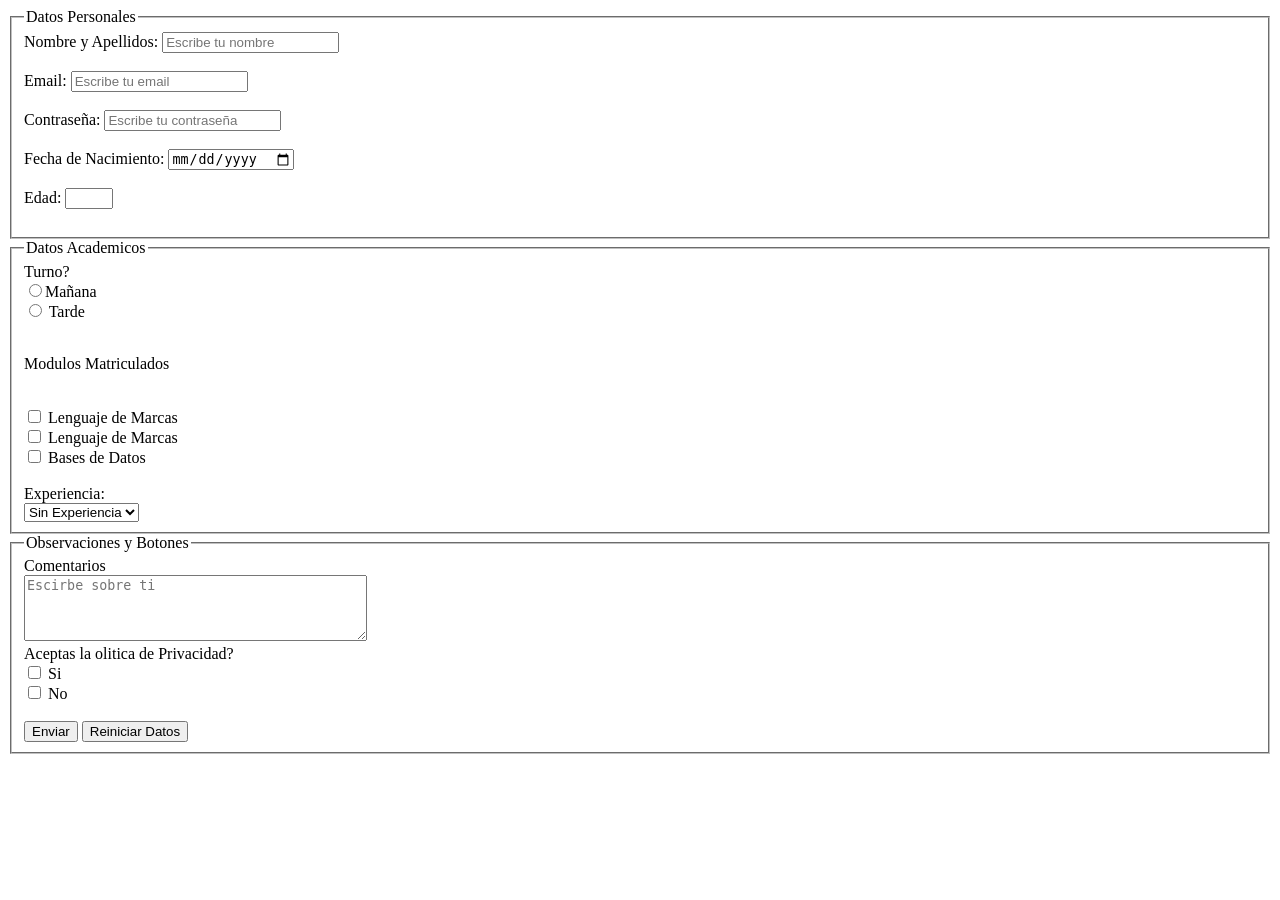
<file: Lenguaje de Marcas/T2-1-HTML/formulari.html>
<!DOCTYPE html>
<html lang="en">
<head>
    <meta charset="UTF-8">
    <meta name="viewport" content="width=device-width, initial-scale=1.0">
    <title>Document</title>
</head>
<body>
    <form action="#" method="POST">
        <fieldset>
            <legend>Datos Personales</legend>
            <label for="name">Nombre y Apellidos:</label>
            <input type="text" id="name" name="name" placeholder="Escribe tu nombre" required><br><br>

            <label for="email">Email:</label>
            <input type="email" id="email" name="email" placeholder="Escribe tu email" required><br><br>

            <label for="contra">Contraseña:</label>
            <input type="password" min="8" id="contra" name="contra" placeholder="Escribe tu contraseña" required><br><br>

            <label for="cumple">Fecha de Nacimiento:</label>
            <input type="date" id="cumple" name="cumple" required><br><br>

            <label for="edad">Edad:</label>
            <input type="number" min="16" max="99" required id="edad" name="edad"><br><br>
        </fieldset>
        <fieldset>
            <legend>Datos Academicos</legend>

            <label for="turno">Turno?</label>
                <br>
            <input type="radio" id="M" name="turno">Mañana
                <br>
            <input type="radio" id="T" name="turno"> Tarde
                <br><br>

            <p>Modulos Matriculados</p>
                <br>

                <input type="checkbox" id="LDM" name="LDM" value="Lenguaje de Marcas">
                <label for="LDM">Lenguaje de Marcas</label>
                <br>
                
                <input type="checkbox" id="P" name="P" value="Programacion">
                <label for="P">Lenguaje de Marcas</label>
                <br>

                <input type="checkbox" id="BD" name="BD" value="Bases de Datos">
                <label for="BD">Bases de Datos</label>
                <br><br> 
            <label for="experiencia">Experiencia:</label>
                <br>
                <select name="experiencia" id="experiencia">
                    <option value="sin">Sin Experiencia</option>
                    <option value="basico">Basico</option>
                    <option value="intermedio">Intermedio</option>
                    <option value="avanzado">Avanzado</option>
                </select>
        </fieldset>
        <fieldset>
            <legend>Observaciones y Botones</legend>
            <label for="comentarios">Comentarios</label><br>
            <textarea rows="4" cols="40" id="comentarios" placeholder="Escirbe sobre ti"></textarea>

            <br>

            <label for="politica">Aceptas la olitica de Privacidad?</label><br>
            <input type="checkbox" id="si" name="si" value="si">
            <label for="si">Si</label>

            <br>

            <input type="checkbox" id="no" name="no" value="no">
            <label for="no">No</label>

            <br><br>

            <input type="submit" value="Enviar">
            <input type="reset" value="Reiniciar Datos">
        </fieldset>
    </form>
</body>
</html>
</file>
<file: Lenguaje de Marcas/T2-4-CSS/style.css>
body {
        font-family: Arial, sans-serif;
        background-color: #f4f6f9;
        color: #333333;
        padding: 0px;
        margin: 0px;
    }
    #main-header{
        background-color: #1e293b;
        text-align: center;
        color: #ffffff;
        padding: 30px;
    }
    .subtitol{
        font-style: italic;
        color: #cbd5e1;
    }
    .card {
        background-color: white;
        margin: 20px auto;
        padding: 20px;
        border: 1px solid #e2e8f0;
        border-radius: 8px;
    }
    .alert-box {
        border-left: 5px solid #ef4444;
    }
    .btn{
        background-color: #2563eb;
        color: white;
        text-decoration: none;
        padding: 10px 15px;
        border-radius: 10px;
    }
    .btn:hover {
        background-color: #1d4ed8;
    }
</file>
